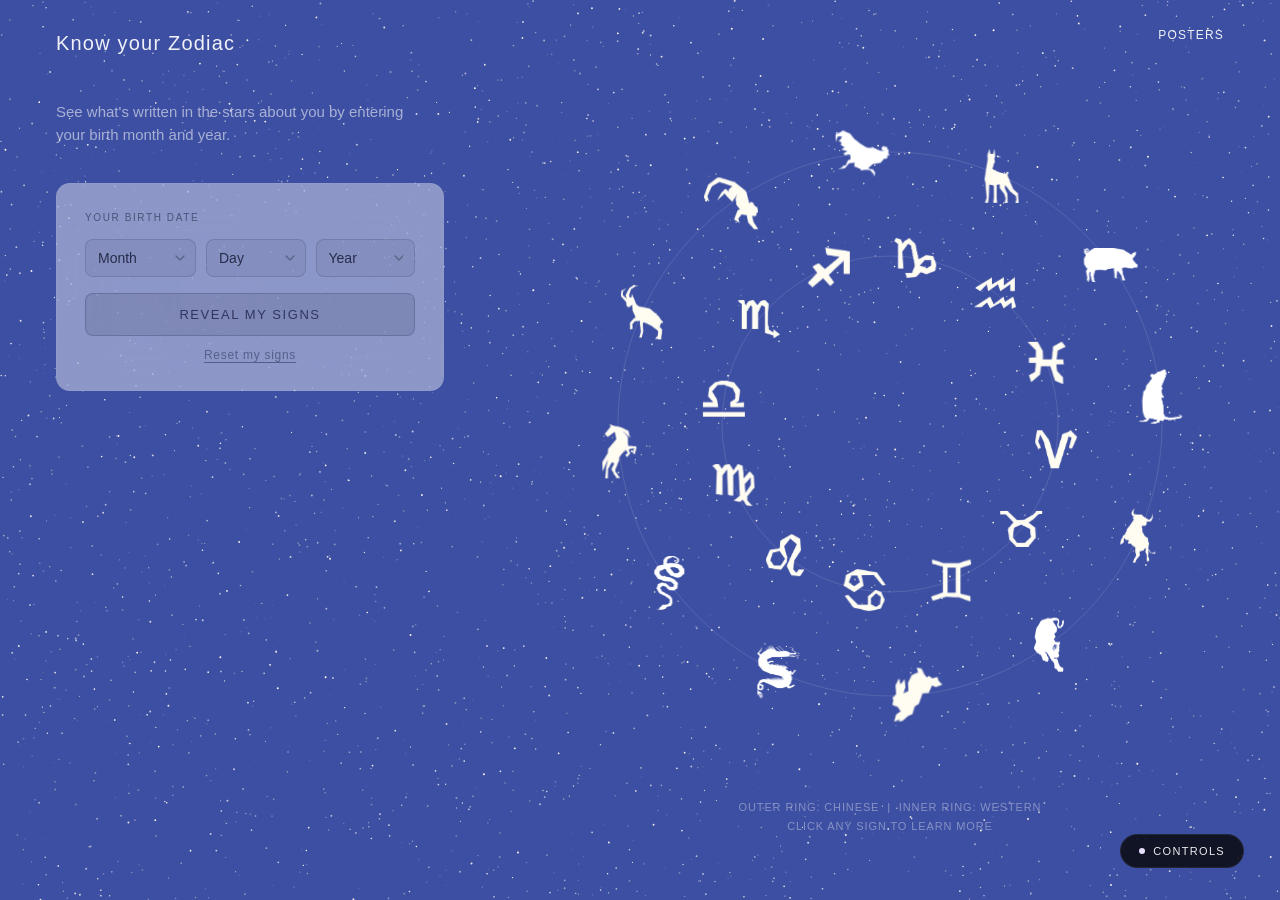
<file: index.html>
<!DOCTYPE html>
<html lang="en">
<head>
<meta charset="UTF-8">
<meta name="viewport" content="width=device-width, initial-scale=1.0">
<title>Know your Zodiac</title>
<link rel="stylesheet" href="css/style.css">
<link rel="preconnect" href="https://fonts.googleapis.com">
<link href="https://fonts.googleapis.com/css2?family=DM+Mono:wght@300;400;500&family=Syne:wght@400;500;600;700;800&display=swap" rel="stylesheet">

<style>
</style>
</head>
<body>

<!-- Background sparkle canvas -->
<canvas id="bgCanvas"></canvas>

<!-- Navbar -->
<nav class="navbar">
  <div class="wordmark">Know your Zodiac</div>
  <ul class="nav-links">
    <li><a href="https://sndychen.com/projects/knowyourzodiac" class="active">Posters</a></li>
  </ul>
  <button class="nav-hamburger" id="navHamburger" aria-label="Open menu">
    <span></span>
    <span></span>
    <span></span>
  </button>
</nav>

<!-- Mobile nav drawer -->
<div class="nav-drawer" id="navDrawer">
  <button class="nav-drawer-close" id="navDrawerClose" aria-label="Close menu">✕</button>
  <a href="https://sndychen.com/projects/knowyourzodiac" onclick="closeDrawer()">Posters</a>
</div>

<script>
  const hamburger = document.getElementById('navHamburger');
  const drawer    = document.getElementById('navDrawer');
  const drawerClose = document.getElementById('navDrawerClose');

  function openDrawer() {
    drawer.classList.add('open');
    hamburger.classList.add('open');
    document.body.style.overflow = 'hidden';
  }
  function closeDrawer() {
    drawer.classList.remove('open');
    hamburger.classList.remove('open');
    document.body.style.overflow = '';
  }

  hamburger.addEventListener('click', openDrawer);
  drawerClose.addEventListener('click', closeDrawer);
  drawer.addEventListener('click', e => { if (e.target === drawer) closeDrawer(); });
</script>

<!-- Main layout -->
<div class="app">
  <!-- Left: title + input -->
  <div class="left-col">
    <div class="left-content">
      <p class="hero-sub">See what's written in the stars about you by entering your birth month and year.</p>

      <div class="birth-card">
        <div class="birth-card-label">Your birth date</div>
        <div class="birth-inputs">
          <select id="birthMonth">
            <option value="" disabled selected>Month</option>
            <option value="1">January</option>
            <option value="2">February</option>
            <option value="3">March</option>
            <option value="4">April</option>
            <option value="5">May</option>
            <option value="6">June</option>
            <option value="7">July</option>
            <option value="8">August</option>
            <option value="9">September</option>
            <option value="10">October</option>
            <option value="11">November</option>
            <option value="12">December</option>
          </select>
          <select id="birthDay">
            <option value="" disabled selected>Day</option>
          </select>
          <select id="birthYear">
            <option value="" disabled selected>Year</option>
          </select>
        </div>
        <button class="reveal-btn" id="revealBtn">Reveal My Signs</button>
        <button class="reset-link" id="resetSignsBtn">Reset my signs</button>
      </div>

      <!-- Desktop-only result cards (inside left-col, hidden on mobile) -->
      <div class="result-card desktop-only" id="resultCard">
        <div class="result-row" id="westernResult">
          <div class="result-emoji" id="westernEmoji"></div>
          <div class="result-info">
            <div class="result-type">Western Zodiac</div>
            <div class="result-name" id="westernName"></div>
            <div class="result-dates" id="westernDates"></div>
          </div>
        </div>
        <div class="result-row" id="chineseResult">
          <div class="result-emoji" id="chineseEmoji"></div>
          <div class="result-info">
            <div class="result-type">Chinese Zodiac</div>
            <div class="result-name" id="chineseName"></div>
            <div class="result-dates" id="chineseDates"></div>
          </div>
        </div>
      </div>

      <!-- Desktop-only combined card -->
      <div class="combined-card desktop-only" id="combinedCard">
        <div class="combined-section-label">Personality</div>
        <div class="combined-tags" id="combinedPersonality"></div>
        <div class="combined-divider"></div>
        <div class="combined-section-label">Attributes</div>
        <div class="combined-tags" id="combinedAttributes"></div>
        <div class="combined-divider"></div>
        <div class="combined-lucky" id="combinedLucky">
          <div class="combined-lucky-group">
            <div class="combined-section-label">Lucky Colors</div>
            <div class="combined-lucky-items" id="combinedColors"></div>
          </div>
          <div class="combined-lucky-group">
            <div class="combined-section-label">Lucky Numbers</div>
            <div class="combined-lucky-items" id="combinedNumbers"></div>
          </div>
        </div>
        <div class="combined-divider"></div>
        <div class="combined-section-label">Your Fortune</div>
        <div class="combined-fortune" id="combinedFortune"></div>
      </div>

    </div>
  </div>

  <!-- Right: zodiac rings -->
  <div class="right-col">
    <div class="zodiac-wrap">
      <canvas id="zodiacCanvas" width="460" height="460"></canvas>
      <div class="zodiac-caption">
        Outer ring: Chinese &nbsp;|&nbsp; Inner ring: Western<br>
        Click any sign to learn more
      </div>
    </div>
  </div>

  <!-- Mobile-only post-reveal cards (appear after rings on mobile) -->
  <div class="mobile-reveal" id="mobileReveal">
    <div class="result-card mobile-only" id="resultCardMobile">
      <div class="result-row">
        <div class="result-emoji" id="westernEmojiM"></div>
        <div class="result-info">
          <div class="result-type">Western Zodiac</div>
          <div class="result-name" id="westernNameM"></div>
          <div class="result-dates" id="westernDatesM"></div>
        </div>
      </div>
      <div class="result-row">
        <div class="result-emoji" id="chineseEmojiM"></div>
        <div class="result-info">
          <div class="result-type">Chinese Zodiac</div>
          <div class="result-name" id="chineseNameM"></div>
          <div class="result-dates" id="chineseDatesM"></div>
        </div>
      </div>
    </div>
    <div class="combined-card mobile-only" id="combinedCardMobile">
      <div class="combined-section-label">Personality</div>
      <div class="combined-tags" id="combinedPersonalityM"></div>
      <div class="combined-divider"></div>
      <div class="combined-section-label">Attributes</div>
      <div class="combined-tags" id="combinedAttributesM"></div>
      <div class="combined-divider"></div>
      <div class="combined-lucky">
        <div class="combined-lucky-group">
          <div class="combined-section-label">Lucky Colors</div>
          <div class="combined-lucky-items" id="combinedColorsM"></div>
        </div>
        <div class="combined-lucky-group">
          <div class="combined-section-label">Lucky Numbers</div>
          <div class="combined-lucky-items" id="combinedNumbersM"></div>
        </div>
      </div>
      <div class="combined-divider"></div>
      <div class="combined-section-label">Your Fortune</div>
      <div class="combined-fortune" id="combinedFortuneM"></div>
    </div>
  </div>

</div>

<!-- Sign detail panel -->
<div class="sign-panel-overlay" id="signPanelOverlay"></div>
<div class="sign-panel" id="signPanel">
  <div class="sign-panel-header">
    <div class="sign-panel-icon" id="spIcon"></div>
    <div class="sign-panel-meta">
      <div class="sign-panel-type" id="spType"></div>
      <div class="sign-panel-name" id="spName"></div>
      <div class="sign-panel-sub" id="spSub"></div>
    </div>
    <button class="sign-panel-close" id="signPanelClose">✕</button>
  </div>
  <div class="sign-panel-divider"></div>
  <div class="sign-panel-body">
    <div>
      <div class="sign-panel-section-label">Personality</div>
      <div class="sign-panel-tags" id="spPersonality"></div>
    </div>
    <div class="sign-panel-divider"></div>
    <div class="sign-panel-lucky" id="spLucky">
      <div class="sign-panel-lucky-group">
        <div class="sign-panel-section-label">Lucky Colors</div>
        <div class="sign-panel-lucky-items" id="spColors"></div>
      </div>
      <div class="sign-panel-lucky-group">
        <div class="sign-panel-section-label">Lucky Numbers</div>
        <div class="sign-panel-lucky-items" id="spNumbers"></div>
      </div>
    </div>
  </div>
</div>

<!-- Tooltip -->
<div class="tooltip" id="tooltip">
  <div class="tooltip-sign" id="tooltipSign"></div>
  <div class="tooltip-name" id="tooltipName"></div>
  <div class="tooltip-desc" id="tooltipDesc"></div>
</div>

<!-- Sparkle controls panel -->
<div class="panel hidden" id="panel">
  <div class="panel-header">
    <span class="panel-title">Controls</span>
    <button class="panel-reset" id="reset-btn">Reset</button>
  </div>
  <div class="panel-body">
    <div class="section-label">Particles</div>
    <div class="control">
      <div class="control-row">
        <span class="control-label">Density</span>
        <span class="control-value" id="density-val">0.5</span>
      </div>
      <input type="range" id="density" min="0.1" max="1" step="0.05" value="0.5">
    </div>
    <div class="control">
      <div class="control-row">
        <span class="control-label">Speed</span>
        <span class="control-value" id="speed-val">0.5</span>
      </div>
      <input type="range" id="speed" min="0" max="1" step="0.05" value="0.5">
    </div>
    <div class="control">
      <div class="control-row">
        <span class="control-label">Flicker</span>
        <span class="control-value" id="flicker-val">0.5</span>
      </div>
      <input type="range" id="flicker" min="0.1" max="1" step="0.05" value="0.5">
    </div>
    <div class="divider"></div>
    <div class="section-label">Size</div>
    <div class="control">
      <div class="control-row">
        <span class="control-label">Min size</span>
        <span class="control-value" id="minsize-val">0.5px</span>
      </div>
      <input type="range" id="minsize" min="0.5" max="5" step="0.5" value="0.5">
    </div>
    <div class="control">
      <div class="control-row">
        <span class="control-label">Max size</span>
        <span class="control-value" id="maxsize-val">1px</span>
      </div>
      <input type="range" id="maxsize" min="0.5" max="15" step="0.5" value="1">
    </div>
    <div class="divider"></div>
    <div class="section-label">Color</div>
    <div class="color-row">
      <div class="color-control">
        <span class="color-label">Sparkle</span>
        <div class="color-swatch-wrap">
          <input type="color" id="pcolor" value="#FFFBF0">
        </div>
      </div>
      <div class="color-control">
        <span class="color-label">Background</span>
        <div class="color-swatch-wrap">
          <input type="color" id="bgcolor" value="#3D4FA2">
        </div>
      </div>
    </div>
  </div>
</div>

<button class="toggle-btn" id="toggle-btn">
  <span class="dot"></span>
  Controls
</button>

<script>
/* ═══════════════════════════════════════════
   SPARKLE BACKGROUND
═══════════════════════════════════════════ */
(function () {
  const canvas = document.getElementById('bgCanvas');
  const ctx = canvas.getContext('2d');

  const VELOCITY_SCALE = 0.08;
  const DEFAULTS = {
    density: 0.5, speed: 0.5, flicker: 0.5,
    minSize: 0.5, maxSize: 1,
    particleColor: '#FFFBF0', background: '#3D4FA2'
  };

  let config = { ...DEFAULTS };
  let particles = [];
  let shootingStars = [];
  let rafId = null;
  let lastTime = 0;
  let shootingStarTimer = 0;

  function parseHex(hex) {
    return {
      r: parseInt(hex.slice(1,3),16)/255,
      g: parseInt(hex.slice(3,5),16)/255,
      b: parseInt(hex.slice(5,7),16)/255
    };
  }

  function mapDensity(ui) {
    const t = (Math.max(0.1, Math.min(1, ui)) - 0.1) / 0.9;
    return 5 + t * 55;
  }

  function mapFlicker(ui) {
    const t = (Math.max(0.1, Math.min(1, ui)) - 0.1) / 0.9;
    return 0.5 + t * 11.5;
  }

  function initParticles() {
    const w = canvas.width / (window.devicePixelRatio || 1);
    const h = canvas.height / (window.devicePixelRatio || 1);
    const count = Math.floor((w * h) / 10000 * mapDensity(config.density));
    const vm = config.speed * VELOCITY_SCALE;
    particles = Array.from({ length: count }, () => ({
      x: Math.random() * w,
      y: Math.random() * h,
      vx: (Math.random() - 0.5) * vm,
      vy: (Math.random() - 0.5) * vm,
      size: config.minSize + Math.random() * Math.max(0, config.maxSize - config.minSize),
      opacity: Math.random(),
      opacityVel: (Math.random() - 0.5) * 0.04
    }));
  }

  function spawnShootingStar(w, h) {
    const angle = (Math.PI / 6) + Math.random() * (Math.PI / 6);
    const speed = 6 + Math.random() * 6;
    const length = 80 + Math.random() * 140;
    let x, y;
    if (Math.random() < 0.6) { x = Math.random() * w * 0.85; y = -10; }
    else { x = -10; y = Math.random() * h * 0.45; }
    shootingStars.push({ x, y, vx: Math.cos(angle) * speed, vy: Math.sin(angle) * speed,
      length, opacity: 0, life: 0, maxLife: 55 + Math.random() * 40, headSize: 1.2 + Math.random() * 1.2 });
  }

  function drawShootingStar(s, pc) {
    const angle = Math.atan2(s.vy, s.vx);
    const tailX = s.x - Math.cos(angle) * s.length * s.opacity;
    const tailY = s.y - Math.sin(angle) * s.length * s.opacity;
    const grad = ctx.createLinearGradient(tailX, tailY, s.x, s.y);
    const c = `${Math.round(pc.r*255)},${Math.round(pc.g*255)},${Math.round(pc.b*255)}`;
    grad.addColorStop(0, `rgba(${c},0)`);
    grad.addColorStop(0.6, `rgba(${c},${s.opacity * 0.45})`);
    grad.addColorStop(1, `rgba(${c},${s.opacity})`);
    ctx.save();
    ctx.globalAlpha = 1;
    ctx.strokeStyle = grad;
    ctx.lineWidth = 1.5;
    ctx.lineCap = 'round';
    ctx.beginPath();
    ctx.moveTo(tailX, tailY);
    ctx.lineTo(s.x, s.y);
    ctx.stroke();
    const glow = ctx.createRadialGradient(s.x, s.y, 0, s.x, s.y, s.headSize * 3);
    glow.addColorStop(0, `rgba(${c},${s.opacity})`);
    glow.addColorStop(1, `rgba(${c},0)`);
    ctx.globalAlpha = s.opacity;
    ctx.fillStyle = glow;
    ctx.beginPath();
    ctx.arc(s.x, s.y, s.headSize * 3, 0, Math.PI * 2);
    ctx.fill();
    ctx.fillStyle = `rgb(${c})`;
    ctx.beginPath();
    ctx.arc(s.x, s.y, s.headSize, 0, Math.PI * 2);
    ctx.fill();
    ctx.restore();
  }

  function resize() {
    const dpr = window.devicePixelRatio || 1;
    canvas.width = window.innerWidth * dpr;
    canvas.height = window.innerHeight * dpr;
    canvas.style.width = window.innerWidth + 'px';
    canvas.style.height = window.innerHeight + 'px';
    ctx.scale(dpr, dpr);
    initParticles();
  }

  function animate(now) {
    const dt = lastTime === 0 ? 1 : Math.min((now - lastTime) / 16.67, 3);
    lastTime = now;
    const w = canvas.width / (window.devicePixelRatio || 1);
    const h = canvas.height / (window.devicePixelRatio || 1);
    const bg = parseHex(config.background);
    const pc = parseHex(config.particleColor);
    const flicker = mapFlicker(config.flicker);
    ctx.clearRect(0, 0, w, h);
    ctx.fillStyle = `rgb(${Math.round(bg.r*255)},${Math.round(bg.g*255)},${Math.round(bg.b*255)})`;
    ctx.fillRect(0, 0, w, h);
    ctx.fillStyle = `rgb(${Math.round(pc.r*255)},${Math.round(pc.g*255)},${Math.round(pc.b*255)})`;
    for (const p of particles) {
      p.x += p.vx * dt; p.y += p.vy * dt;
      if (p.x < 0) p.x = w; else if (p.x > w) p.x = 0;
      if (p.y < 0) p.y = h; else if (p.y > h) p.y = 0;
      p.opacity += p.opacityVel * flicker * 0.5 * dt;
      if (p.opacity <= 0.1) { p.opacity = 0.1; p.opacityVel = Math.abs(p.opacityVel); }
      else if (p.opacity >= 1) { p.opacity = 1; p.opacityVel = -Math.abs(p.opacityVel); }
      ctx.globalAlpha = p.opacity;
      ctx.beginPath();
      ctx.arc(p.x, p.y, p.size, 0, Math.PI * 2);
      ctx.fill();
    }
    ctx.globalAlpha = 1;
    shootingStarTimer += dt;
    if (shootingStarTimer > 200 + Math.random() * 260) {
      shootingStarTimer = 0;
      spawnShootingStar(w, h);
      if (Math.random() < 0.3) setTimeout(() => spawnShootingStar(w, h), 350 + Math.random() * 500);
    }
    for (let i = shootingStars.length - 1; i >= 0; i--) {
      const s = shootingStars[i];
      s.x += s.vx * dt; s.y += s.vy * dt; s.life += dt;
      const progress = s.life / s.maxLife;
      if (progress < 0.15) s.opacity = progress / 0.15;
      else if (progress < 0.72) s.opacity = 1;
      else s.opacity = 1 - (progress - 0.72) / 0.28;
      s.opacity = Math.max(0, Math.min(1, s.opacity));
      if (s.life >= s.maxLife || s.x > w + 150 || s.y > h + 150) { shootingStars.splice(i, 1); continue; }
      drawShootingStar(s, pc);
    }
    rafId = requestAnimationFrame(animate);
  }

  function start() {
    if (rafId) cancelAnimationFrame(rafId);
    lastTime = 0;
    rafId = requestAnimationFrame(animate);
  }

  function bindRange(id, key, labelId, suffix = '') {
    const el = document.getElementById(id);
    const lbl = document.getElementById(labelId);
    el.addEventListener('input', () => {
      const v = parseFloat(el.value);
      config[key] = v;
      lbl.textContent = v + suffix;
      if (key === 'density') initParticles();
      else if (key === 'speed') {
        const vm = v * VELOCITY_SCALE;
        particles.forEach(p => { p.vx = (Math.random()-0.5)*vm; p.vy = (Math.random()-0.5)*vm; });
      } else if (key === 'minSize' || key === 'maxSize') {
        particles.forEach(p => { p.size = config.minSize + Math.random()*Math.max(0, config.maxSize-config.minSize); });
      }
    });
  }

  bindRange('density','density','density-val');
  bindRange('speed','speed','speed-val');
  bindRange('flicker','flicker','flicker-val');
  bindRange('minsize','minSize','minsize-val','px');
  bindRange('maxsize','maxSize','maxsize-val','px');

  document.getElementById('pcolor').addEventListener('input', e => { config.particleColor = e.target.value; });
  document.getElementById('bgcolor').addEventListener('input', e => { config.background = e.target.value; });

  document.getElementById('reset-btn').addEventListener('click', () => {
    config = { ...DEFAULTS };
    ['density','speed','flicker','minsize','maxsize'].forEach(id => {
      const keyMap = {density:'density',speed:'speed',flicker:'flicker',minsize:'minSize',maxsize:'maxSize'};
      document.getElementById(id).value = DEFAULTS[keyMap[id]];
    });
    document.getElementById('density-val').textContent = DEFAULTS.density;
    document.getElementById('speed-val').textContent = DEFAULTS.speed;
    document.getElementById('flicker-val').textContent = DEFAULTS.flicker;
    document.getElementById('minsize-val').textContent = DEFAULTS.minSize + 'px';
    document.getElementById('maxsize-val').textContent = DEFAULTS.maxSize + 'px';
    document.getElementById('pcolor').value = DEFAULTS.particleColor;
    document.getElementById('bgcolor').value = DEFAULTS.background;
    initParticles();
  });

  const panel = document.getElementById('panel');
  const toggleBtn = document.getElementById('toggle-btn');
  let panelOpen = false; // starts closed
  toggleBtn.addEventListener('click', () => {
    panelOpen = !panelOpen;
    panel.classList.toggle('hidden', !panelOpen);
    toggleBtn.querySelector('.dot').style.animationPlayState = panelOpen ? 'running' : 'paused';
  });

  window.addEventListener('resize', resize);
  resize();
  start();
})();

/* ═══════════════════════════════════════════
   ZODIAC RINGS + BIRTH DATE LOGIC (unified)
═══════════════════════════════════════════ */
(function () {

  /* ── Canvas setup ── */
  const canvas = document.getElementById('zodiacCanvas');
  const ctx = canvas.getContext('2d');
  const dpr = window.devicePixelRatio || 1;

  // On mobile (≤768px) let CSS control the size; on desktop use fixed 580px
  function getZodiacSize() {
  return window.innerWidth <= 768
    ? Math.min(620, window.innerWidth - 40)
    : 720;
}

  function initCanvas() {
    const SIZE = getZodiacSize();
    canvas.width  = SIZE * dpr;
    canvas.height = SIZE * dpr;
    canvas.style.width  = SIZE + 'px';
    canvas.style.height = SIZE + 'px';
    ctx.setTransform(dpr, 0, 0, dpr, 0, 0);
    return SIZE;
  }

  let SIZE = initCanvas();
  let cx = SIZE / 2, cy = SIZE / 2;

  // Scale ring radii proportionally to the 580px baseline
  function getRings(s) {
  const scale = s / 720;
  return { outerR: Math.round(272 * scale), innerR: Math.round(168 * scale) };
}

  let { outerR, innerR } = getRings(SIZE);
  const n = 12;
  const TOP = -Math.PI / 2;

  /* ── Sign data ── */
  // Outer ring: Chinese. Index 0 = Rat (base year 2020).
  const ZODIAC_IMGS = {
    'chinese-rat': 'css/media/chinese-zodiac-rat.png',
    'chinese-rabbit': 'css/media/chinese-zodiac-rabbit.png',
    'chinese-dragon': 'css/media/chinese-zodiac-dragon.png',
    'chinese-snake': 'css/media/chinese-zodiac-snake.png',
    'chinese-horse': 'css/media/chinese-zodiac-horse.png',
    'chinese-goat': 'css/media/chinese-zodiac-goat.png',
    'chinese-monkey': 'css/media/chinese-zodiac-monkey.png',
    'chinese-rooster': 'css/media/chinese-zodiac-rooster.png',
    'chinese-dog': 'css/media/chinese-zodiac-dog.png',
    'chinese-pig': 'css/media/chinese-zodiac-pig.png',
    'chinese-ox': 'css/media/chinese-zodiac-ox.png',
    'chinese-tiger': 'css/media/chinese-zodiac-tiger.png',

    'western-aries': 'css/media/western-zodiac-aries.png',
    'western-gemini': 'css/media/western-zodiac-gemini.png',
    'western-cancer': 'css/media/western-zodiac-cancer.png',
    'western-libra': 'css/media/western-zodiac-libra.png',
    'western-scorpio': 'css/media/western-zodiac-scorpio.png',
    'western-sagittarius': 'css/media/western-zodiac-sagittarius.png',
    'western-capricorn': 'css/media/western-zodiac-capricorn.png',
    'western-aquarius': 'css/media/western-zodiac-aquarius.png',
    'western-pisces': 'css/media/western-zodiac-pisces.png',
    'western-leo': 'css/media/western-zodiac-leo.png',
    'western-virgo': 'css/media/western-zodiac-virgo.png',
    'western-taurus': 'css/media/western-zodiac-taurus.png',
  };

  const chineseSigns = [
    { emoji: '🐭', name: 'Rat',     imgKey: 'chinese-rat',     desc: 'Quick-witted, resourceful, versatile',
      personality: ['Clever & resourceful', 'Charming wit', 'Ambitious drive'],
      attributes: [['Ingenuity', 88], ['Adaptability', 82], ['Charisma', 80], ['Wisdom', 70], ['Fortune', 78]],
      colors: ['Blue', 'Gold', 'Green'], numbers: [2, 3, 11],
      fortune: 'Your cleverness opens doors others cannot even see. Connections you nurture now return as golden opportunities — trust the network you have built.' },
    { emoji: '🐮', name: 'Ox',      imgKey: 'chinese-ox',      desc: 'Diligent, dependable, strong',
      personality: ['Steadfast & reliable', 'Quietly determined', 'Deeply honest'],
      attributes: [['Endurance', 92], ['Dependability', 88], ['Strength', 85], ['Wisdom', 74], ['Fortune', 70]],
      colors: ['Yellow', 'White', 'Green'], numbers: [1, 4, 10],
      fortune: 'What you have quietly built is about to bear fruit. Steadiness is your superpower — the harvest season arrives for your long-tended fields.' },
    { emoji: '🐯', name: 'Tiger',   imgKey: 'chinese-tiger',   desc: 'Brave, confident, competitive',
      personality: ['Fierce & courageous', 'Magnetic presence', 'Competitively bold'],
      attributes: [['Bravery', 95], ['Power', 90], ['Magnetism', 85], ['Energy', 80], ['Fortune', 76]],
      colors: ['Orange', 'Blue', 'Grey'], numbers: [1, 3, 7],
      fortune: 'Fortune favors your fearless spirit right now. A bold move you have been considering is ready to be made — the Tiger leaps where others hesitate.' },
    { emoji: '🐰', name: 'Rabbit',  imgKey: 'chinese-rabbit',  desc: 'Quiet, elegant, kind',
      personality: ['Gentle & artistic', 'Diplomatically kind', 'Quietly lucky'],
      attributes: [['Grace', 88], ['Luck', 90], ['Refinement', 85], ['Empathy', 82], ['Fortune', 88]],
      colors: ['Pink', 'Red', 'Purple'], numbers: [3, 4, 11],
      fortune: 'Love and creativity are entering a golden season. Your gentle instincts are leading you exactly where you need to go — trust the quiet knowing.' },
    { emoji: '🐲', name: 'Dragon',  imgKey: 'chinese-dragon',  desc: 'Confident, intelligent, enthusiastic',
      personality: ['Magnificent & bold', 'Visionary power', 'Nobly ambitious'],
      attributes: [['Greatness', 95], ['Vitality', 90], ['Vision', 88], ['Charm', 92], ['Fortune', 90]],
      colors: ['Gold', 'Silver', 'Imperial Yellow'], numbers: [1, 6, 8],
      fortune: 'Your ambitions are cosmically aligned right now. What you reach for with conviction, the universe delivers — the Dragon soars and the sky belongs to you.' },
    { emoji: '🐍', name: 'Snake',   imgKey: 'chinese-snake',   desc: 'Enigmatic, intuitive, introspective',
      personality: ['Deeply intuitive', 'Wise & enigmatic', 'Patiently strategic'],
      attributes: [['Wisdom', 95], ['Strategy', 88], ['Depth', 85], ['Intuition', 90], ['Fortune', 75]],
      colors: ['Black', 'Red', 'Yellow'], numbers: [2, 8, 10],
      fortune: 'Your patience is finally aligning with perfect timing. Speak less, observe more — your moment approaches and the Snake sees what others are too hasty to notice.' },
    { emoji: '🐴', name: 'Horse',   imgKey: 'chinese-horse',   desc: 'Animated, active, energetic',
      personality: ['Free-spirited & wild', 'Energetically joyful', 'Independently brave'],
      attributes: [['Freedom', 90], ['Energy', 92], ['Spirit', 88], ['Courage', 82], ['Fortune', 78]],
      colors: ['Brown', 'Yellow', 'Purple'], numbers: [2, 7, 12],
      fortune: 'Your irresistible energy is drawing extraordinary things closer. The open road leads somewhere remarkable — trust the journey and gallop toward the horizon.' },
    { emoji: '🐏', name: 'Goat',    imgKey: 'chinese-goat',    desc: 'Calm, gentle, sympathetic',
      personality: ['Creatively gentle', 'Compassionately dreamy', 'Elegantly peaceful'],
      attributes: [['Artistry', 92], ['Gentleness', 88], ['Empathy', 85], ['Creativity', 90], ['Fortune', 70]],
      colors: ['Soft Green', 'Red', 'Lavender'], numbers: [2, 7, 19],
      fortune: 'A creative endeavor you pour your heart into will flourish. Let your gentleness be your power — it disarms and enchants in equal measure.' },
    { emoji: '🐵', name: 'Monkey',  imgKey: 'chinese-monkey',  desc: 'Sharp, smart, curious',
      personality: ['Clever & mischievous', 'Inventively quick', 'Magnetically fun'],
      attributes: [['Ingenuity', 92], ['Playfulness', 88], ['Versatility', 85], ['Wit', 90], ['Fortune', 82]],
      colors: ['White', 'Blue', 'Gold'], numbers: [1, 7, 18],
      fortune: 'A playful approach to a serious problem unlocks the way forward. Your wit is your wand — use it with intention and watch obstacles become doorways.' },
    { emoji: '🐓', name: 'Rooster', imgKey: 'chinese-rooster', desc: 'Observant, hardworking, courageous',
      personality: ['Confident & punctual', 'Perfectionistically honest', 'Sharply observant'],
      attributes: [['Precision', 88], ['Integrity', 90], ['Confidence', 85], ['Diligence', 92], ['Fortune', 68]],
      colors: ['Gold', 'Brown', 'Coral'], numbers: [5, 7, 11],
      fortune: 'Your meticulous preparation is about to pay off visibly. Recognition arrives for those who never compromise quality — and that is exactly who you are.' },
    { emoji: '🐶', name: 'Dog',     imgKey: 'chinese-dog',     desc: 'Loyal, honest, prudent',
      personality: ['Loyal & honest', 'Protectively brave', 'Faithfully just'],
      attributes: [['Loyalty', 95], ['Justice', 88], ['Courage', 82], ['Honesty', 90], ['Fortune', 72]],
      colors: ['Green', 'Red', 'Purple'], numbers: [3, 4, 18],
      fortune: 'Those you have stood by now become towers of support around you. Your integrity attracts allies of the highest caliber — loyalty rewarded tenfold.' },
    { emoji: '🐷', name: 'Pig',     imgKey: 'chinese-pig',     desc: 'Compassionate, generous, diligent',
      personality: ['Generously sincere', 'Peacefully trusting', 'Intellectually warm'],
      attributes: [['Generosity', 90], ['Fortune', 88], ['Warmth', 85], ['Sincerity', 88], ['Wisdom', 72]],
      colors: ['Yellow', 'Grey', 'Pink'], numbers: [2, 5, 11],
      fortune: 'Fortune is drawn to your pure heart like moonlight to water. Your generosity circulates and returns multiplied — give freely and watch abundance follow.' },
  ];

  // Inner ring: Western. Index 0 = Aries (the canonical start).
  const westernSigns = [
    { emoji: '♈', name: 'Aries',       imgKey: 'western-aries',       desc: 'Bold, ambitious, passionate',              dates: 'Mar 21 – Apr 19', element: 'Fire',  ruling: 'Mars',    month: 4,  day: 19,
      personality: ['Bold & ambitious', 'Natural leader', 'Passionately driven'],
      attributes: [['Courage', 90], ['Determination', 85], ['Energy', 88], ['Confidence', 82], ['Fortune', 75]],
      colors: ['Red', 'Orange', 'Gold'], numbers: [1, 9, 19],
      fortune: 'Your pioneering spirit ignites new ventures — trust your instincts and charge forward. The universe rewards your courage with breakthroughs this season.' },
    { emoji: '♉', name: 'Taurus',      imgKey: 'western-taurus',      desc: 'Reliable, patient, devoted',               dates: 'Apr 20 – May 20', element: 'Earth', ruling: 'Venus',   month: 5,  day: 20,
      personality: ['Patient & reliable', 'Lover of beauty', 'Quietly strong'],
      attributes: [['Patience', 88], ['Loyalty', 85], ['Stability', 90], ['Sensibility', 82], ['Fortune', 72]],
      colors: ['Green', 'Pink', 'White'], numbers: [2, 6, 24],
      fortune: 'Abundance flows toward those who cultivate steadily. A significant financial opportunity blossoms — tend to it with your characteristic care and watch it grow.' },
    { emoji: '♊', name: 'Gemini',      imgKey: 'western-gemini',      desc: 'Curious, adaptable, affectionate',         dates: 'May 21 – Jun 21', element: 'Air',   ruling: 'Mercury', month: 6,  day: 21,
      personality: ['Witty & versatile', 'Curious explorer', 'Social butterfly'],
      attributes: [['Adaptability', 92], ['Charm', 90], ['Intellect', 85], ['Wit', 88], ['Fortune', 68]],
      colors: ['Yellow', 'Silver', 'Sky Blue'], numbers: [3, 7, 21],
      fortune: 'Conversations open unexpected doors — listen as much as you speak. A silver-tongued opportunity arrives through your network, dressed like an ordinary Tuesday.' },
    { emoji: '♋', name: 'Cancer',      imgKey: 'western-cancer',      desc: 'Tenacious, imaginative, loyal',            dates: 'Jun 22 – Jul 22', element: 'Water', ruling: 'Moon',    month: 7,  day: 22,
      personality: ['Deeply intuitive', 'Fiercely nurturing', 'Emotionally wise'],
      attributes: [['Empathy', 88], ['Imagination', 82], ['Intuition', 85], ['Loyalty', 80], ['Fortune', 70]],
      colors: ['White', 'Silver', 'Sea Green'], numbers: [2, 7, 16],
      fortune: 'Domestic harmony brings unexpected prosperity. Trust the tides of emotion — what you feel now is a prophecy quietly unfolding beneath the surface.' },
    { emoji: '♌', name: 'Leo',         imgKey: 'western-leo',         desc: 'Creative, passionate, generous',           dates: 'Jul 23 – Aug 22', element: 'Fire',  ruling: 'Sun',     month: 8,  day: 22,
      personality: ['Regal & charismatic', 'Generous warmth', 'Creative performer'],
      attributes: [['Confidence', 95], ['Creativity', 88], ['Leadership', 90], ['Charm', 92], ['Fortune', 80]],
      colors: ['Gold', 'Orange', 'Purple'], numbers: [1, 4, 19],
      fortune: 'The stage is set and the universe is your audience. Creative endeavors shine brilliantly — your generosity returns threefold and the spotlight finds you.' },
    { emoji: '♍', name: 'Virgo',       imgKey: 'western-virgo',       desc: 'Loyal, analytical, kind',                 dates: 'Aug 23 – Sep 22', element: 'Earth', ruling: 'Mercury', month: 9,  day: 22,
      personality: ['Analytical precision', 'Service-minded', 'Deeply observant'],
      attributes: [['Wisdom', 90], ['Diligence', 88], ['Precision', 92], ['Empathy', 75], ['Fortune', 74]],
      colors: ['Navy Blue', 'Grey', 'Soft Green'], numbers: [5, 14, 23],
      fortune: 'Details others overlook become your greatest treasure. Your meticulous nature uncovers a hidden solution — health improvements and recognition arrive hand in hand.' },
    { emoji: '♎', name: 'Libra',       imgKey: 'western-libra',       desc: 'Cooperative, diplomatic, gracious',        dates: 'Sep 23 – Oct 23', element: 'Air',   ruling: 'Venus',   month: 10, day: 23,
      personality: ['Seeker of balance', 'Diplomatic grace', 'Aesthetic soul'],
      attributes: [['Harmony', 90], ['Fairness', 88], ['Charm', 85], ['Creativity', 80], ['Fortune', 76]],
      colors: ['Pink', 'Light Blue', 'Lavender'], numbers: [4, 6, 24],
      fortune: 'A partnership — romantic or professional — tips the scales in your favor. Beauty and balance magnetize abundance, and harmony is your birthright returning now.' },
    { emoji: '♏', name: 'Scorpio',     imgKey: 'western-scorpio',     desc: 'Resourceful, brave, passionate',           dates: 'Oct 24 – Nov 21', element: 'Water', ruling: 'Pluto',   month: 11, day: 21,
      personality: ['Intensely passionate', 'Magnetic mystery', 'Fearless truth-seeker'],
      attributes: [['Depth', 95], ['Resilience', 90], ['Transformation', 88], ['Intuition', 85], ['Fortune', 78]],
      colors: ['Deep Red', 'Black', 'Maroon'], numbers: [8, 11, 22],
      fortune: 'What ends now makes way for something more powerful than you imagined. Secrets revealed bring liberation — the phoenix rises and it wears your face.' },
    { emoji: '♐', name: 'Sagittarius', imgKey: 'western-sagittarius', desc: 'Generous, idealistic, humorous',           dates: 'Nov 22 – Dec 21', element: 'Fire',  ruling: 'Jupiter', month: 12, day: 21,
      personality: ['Philosophical wanderer', 'Boundless optimism', 'Generous teacher'],
      attributes: [['Freedom', 90], ['Wisdom', 85], ['Optimism', 92], ['Adventure', 88], ['Fortune', 84]],
      colors: ['Purple', 'Cobalt Blue', 'Turquoise'], numbers: [3, 9, 21],
      fortune: 'A journey — literal or of the mind — expands your universe. Jupiter\'s blessing multiplies whatever you invest with faith, and the horizon holds your fortune.' },
    { emoji: '♑', name: 'Capricorn',   imgKey: 'western-capricorn',   desc: 'Responsible, disciplined, self-control',   dates: 'Dec 22 – Jan 19', element: 'Earth', ruling: 'Saturn',  month: 1,  day: 19,
      personality: ['Disciplined ambition', 'Patient climber', 'Quietly powerful'],
      attributes: [['Discipline', 92], ['Ambition', 88], ['Endurance', 85], ['Wisdom', 82], ['Fortune', 78]],
      colors: ['Dark Green', 'Brown', 'Charcoal'], numbers: [6, 8, 26],
      fortune: 'Your steady ascent earns recognition from those who matter most. Legacy-building investments and career milestones align — the mountain peak was always yours.' },
    { emoji: '♒', name: 'Aquarius',    imgKey: 'western-aquarius',    desc: 'Progressive, original, independent',       dates: 'Jan 20 – Feb 18', element: 'Air',   ruling: 'Uranus',  month: 2,  day: 18,
      personality: ['Visionary rebel', 'Humanitarian soul', 'Inventive genius'],
      attributes: [['Innovation', 95], ['Independence', 88], ['Vision', 90], ['Intellect', 85], ['Fortune', 74]],
      colors: ['Electric Blue', 'Violet', 'Silver'], numbers: [4, 7, 22],
      fortune: 'Revolutionary ideas find receptive ears and eager collaborators. Your vision of tomorrow becomes today\'s blueprint — the collective benefits from your singular mind.' },
    { emoji: '♓', name: 'Pisces',      imgKey: 'western-pisces',      desc: 'Compassionate, artistic, intuitive',       dates: 'Feb 19 – Mar 20', element: 'Water', ruling: 'Neptune', month: 3,  day: 20,
      personality: ['Mystical dreamer', 'Empathic healer', 'Artistic soul'],
      attributes: [['Compassion', 90], ['Creativity', 95], ['Intuition', 88], ['Empathy', 85], ['Fortune', 72]],
      colors: ['Sea Green', 'Lavender', 'Silver'], numbers: [3, 9, 15],
      fortune: 'Creative and spiritual gifts reach their zenith. What you dream tonight may manifest by the next full moon — the veil between worlds thins for you alone.' },
  ];

  /* ── Image/Emoji sprites ── */
  function makeImageSprite(imgKey, emoji, slotSize) {
    const oc = document.createElement('canvas');
    oc.width = slotSize * dpr;
    oc.height = slotSize * dpr;
    const octx = oc.getContext('2d');
    octx.scale(dpr, dpr);
    const sp = { canvas: oc, half: slotSize / 2, ready: false };
    if (imgKey && ZODIAC_IMGS[imgKey]) {
      const img = new Image();
      img.onload = () => {
        octx.clearRect(0, 0, slotSize, slotSize);
        // Fit image preserving aspect ratio, with small padding
        const pad = slotSize * 0.06;
        const maxD = slotSize - pad * 2;
        const ratio = img.naturalWidth / img.naturalHeight;
        let dw, dh;
        if (ratio >= 1) { dw = maxD; dh = maxD / ratio; }
        else            { dh = maxD; dw = maxD * ratio; }
        const dx = (slotSize - dw) / 2;
        const dy = (slotSize - dh) / 2;
        octx.drawImage(img, dx, dy, dw, dh);
        sp.ready = true;
      };
      img.src = ZODIAC_IMGS[imgKey];
    } else {
      // Fallback: draw emoji text
      const fontSize = Math.round(slotSize * 0.55);
      octx.font = `${fontSize}px serif`;
      octx.textAlign = 'center';
      octx.textBaseline = 'middle';
      octx.fillStyle = 'rgba(232,224,255,0.9)';
      octx.fillText(emoji, slotSize / 2, slotSize / 2);
      sp.ready = true;
    }
    return sp;
  }

  const CHINESE_IMG_KEYS = ['chinese-rat', 'chinese-ox', 'chinese-tiger', 'chinese-rabbit', 'chinese-dragon',
    'chinese-snake', 'chinese-horse', 'chinese-goat', 'chinese-monkey',
    'chinese-rooster', 'chinese-dog', 'chinese-pig'];
  const WESTERN_IMG_KEYS = ['western-aries', 'western-taurus', 'western-gemini', 'western-cancer',
    'western-leo', 'western-virgo', 'western-libra', 'western-scorpio', 'western-sagittarius',
    'western-capricorn', 'western-aquarius', 'western-pisces'];

  let outerSprites, innerSprites;
  function buildSprites() {
    const scale = SIZE / 720;
    const outerSlot = Math.round(62 * scale);
    const innerSlot = Math.round(48 * scale);
    outerSprites = chineseSigns.map((s, i) => makeImageSprite(CHINESE_IMG_KEYS[i], s.emoji, outerSlot));
    innerSprites = westernSigns.map((s, i) => makeImageSprite(WESTERN_IMG_KEYS[i], s.emoji, innerSlot));
  }
  buildSprites();

  /* ── Animation state ── */
  let outerAngle = 0, innerAngle = 0;
  const idleOuterSpeed = 0.0012, idleInnerSpeed = 0.0018;

  // Spin-to state
  let spinning = false;
  let outerTarget = null, innerTarget = null;
  let outerStart = null, innerStart = null;
  let spinStart = null;
  const SPIN_DURATION = 2400; // ms

  // Highlighted sign indices (-1 = none)
  let highlightOuter = -1, highlightInner = -1;
  let highlightAlpha = 0; // 0→1 fade in after spin

  /* ── Helpers ── */
  function normalizeAngle(a) {
    return ((a % (Math.PI * 2)) + Math.PI * 2) % (Math.PI * 2);
  }

  // Shortest signed delta from current to target, always going in a chosen direction
  function shortestDelta(from, to) {
    let d = normalizeAngle(to) - normalizeAngle(from);
    if (d > Math.PI)  d -= Math.PI * 2;
    if (d < -Math.PI) d += Math.PI * 2;
    return d;
  }

  // Easing: ease-in-out cubic
  function ease(t) {
    return t < 0.5 ? 4*t*t*t : 1 - Math.pow(-2*t+2,3)/2;
  }

  /* ── Spin-to function ── */
  // targetAngle = the outerAngle/innerAngle value we want to land at
  function spinTo(outerTargetAngle, innerTargetAngle) {
    // Add at least one full extra rotation for dramatic effect
    const od = shortestDelta(outerAngle, outerTargetAngle);
    const id = shortestDelta(innerAngle, innerTargetAngle);

    // 1 full rotation, smooth and quick
    const extraOuter = od >= 0 ? Math.PI * 2 : -Math.PI * 2;
    const extraInner = id >= 0 ? Math.PI * 2 : -Math.PI * 2;

    outerStart  = outerAngle;
    innerStart  = innerAngle;
    outerTarget = outerAngle + extraOuter + od;
    innerTarget = innerAngle + extraInner + id;
    spinStart   = null;
    spinning    = true;
    highlightAlpha = 0;
  }

  /* ── Zodiac calculation ── */
  function getWesternIndex(month, day) {
    // westernSigns[i].month/day = last day of that sign
    // Order: Aries(Apr19), Taurus(May20), ..., Capricorn(Jan19), Aquarius(Feb18), Pisces(Mar20)
    // Then Dec22+ → Capricorn (idx 9)
    const table = [
      { m: 1,  d: 19, idx: 9  }, // Capricorn
      { m: 2,  d: 18, idx: 10 }, // Aquarius
      { m: 3,  d: 20, idx: 11 }, // Pisces
      { m: 4,  d: 19, idx: 0  }, // Aries
      { m: 5,  d: 20, idx: 1  }, // Taurus
      { m: 6,  d: 21, idx: 2  }, // Gemini
      { m: 7,  d: 22, idx: 3  }, // Cancer
      { m: 8,  d: 22, idx: 4  }, // Leo
      { m: 9,  d: 22, idx: 5  }, // Virgo
      { m: 10, d: 23, idx: 6  }, // Libra
      { m: 11, d: 21, idx: 7  }, // Scorpio
      { m: 12, d: 21, idx: 8  }, // Sagittarius
      { m: 12, d: 31, idx: 9  }, // Capricorn (Dec22+)
    ];
    for (const row of table) {
      if (month < row.m || (month === row.m && day <= row.d)) return row.idx;
    }
    return 9;
  }

  function getChineseIndex(year, month, day) {
    let y = year;
    if (month === 1) y -= 1;
    if (month === 2 && day < 10) y -= 1;
    return ((y - 2020) % 12 + 12) % 12;
  }

  // Given sign index i placed at outerAngle + (i/n)*2π,
  // compute the outerAngle needed to put sign i at TOP
  function targetAngleForOuter(signIdx) {
    // current position of sign i: outerAngle + (signIdx/n)*2π
    // we want that to equal TOP (−π/2)
    // so outerAngle_new = TOP - (signIdx/n)*2π
    return TOP - (signIdx / n) * Math.PI * 2;
  }
  function targetAngleForInner(signIdx) {
    return TOP - (signIdx / n) * Math.PI * 2;
  }

  /* ── Tooltip ── */
  const tooltip    = document.getElementById('tooltip');
  const tooltipSign = document.getElementById('tooltipSign');
  const tooltipName = document.getElementById('tooltipName');
  const tooltipDesc = document.getElementById('tooltipDesc');

  canvas.addEventListener('mousemove', (e) => {
    const rect = canvas.getBoundingClientRect();
    const scaleX = SIZE / rect.width;
    const scaleY = SIZE / rect.height;
    const mx = (e.clientX - rect.left) * scaleX;
    const my = (e.clientY - rect.top) * scaleY;
    const dx = mx - cx, dy = my - cy;
    const dist = Math.sqrt(dx*dx + dy*dy);
    const hitRadius = 22;
    let found = null;

    if (Math.abs(dist - outerR) < hitRadius) {
      const angle = Math.atan2(dy, dx);
      let best = -1, bestDiff = Infinity;
      for (let i = 0; i < n; i++) {
        const a = outerAngle + (i / n) * Math.PI * 2;
        let diff = Math.abs(((angle - a) % (Math.PI*2) + Math.PI*3) % (Math.PI*2) - Math.PI);
        if (diff < bestDiff) { bestDiff = diff; best = i; }
      }
      if (bestDiff < 0.3) found = { ...chineseSigns[best], type: 'chinese' };
    }
    if (!found && Math.abs(dist - innerR) < hitRadius) {
      const angle = Math.atan2(dy, dx);
      let best = -1, bestDiff = Infinity;
      for (let i = 0; i < n; i++) {
        const a = innerAngle + (i / n) * Math.PI * 2;
        let diff = Math.abs(((angle - a) % (Math.PI*2) + Math.PI*3) % (Math.PI*2) - Math.PI);
        if (diff < bestDiff) { bestDiff = diff; best = i; }
      }
      if (bestDiff < 0.3) found = { ...westernSigns[best], type: 'western' };
    }

    if (found) {
      tooltipSign.textContent = found.emoji;
      tooltipName.textContent = found.name;
      tooltipDesc.textContent = found.desc;
      tooltip.classList.add('visible');
      tooltip.style.left = (e.clientX + 14) + 'px';
      tooltip.style.top  = (e.clientY - 10)  + 'px';
      canvas.style.cursor = 'pointer';
    } else {
      tooltip.classList.remove('visible');
      canvas.style.cursor = 'default';
    }
  });

  canvas.addEventListener('mouseleave', () => {
    tooltip.classList.remove('visible');
    canvas.style.cursor = 'default';
  });

  /* ── Sign detail panel ── */
  const signPanel        = document.getElementById('signPanel');
  const signPanelOverlay = document.getElementById('signPanelOverlay');
  const signPanelClose   = document.getElementById('signPanelClose');

  function openSignPanel(sign, type) {
    tooltip.classList.remove('visible');

    const spImgKey = sign.imgKey || null;
    const spIconEl = document.getElementById('spIcon');
    if (spImgKey && ZODIAC_IMGS[spImgKey]) {
      spIconEl.innerHTML = `<img src="${ZODIAC_IMGS[spImgKey]}" style="width:48px;height:48px;object-fit:contain;brightness(0.85)" alt="">`;
    } else {
      spIconEl.textContent = sign.emoji;
    }
    document.getElementById('spType').textContent = type === 'western' ? 'Western Zodiac' : 'Chinese Zodiac';
    document.getElementById('spName').textContent = sign.name;
    document.getElementById('spSub').textContent  = type === 'western'
      ? `${sign.dates} · ${sign.element} · ${sign.ruling}`
      : `Year of the ${sign.name} · ${sign.desc}`;

    // Personality tags
    const pEl = document.getElementById('spPersonality');
    pEl.innerHTML = '';
    sign.personality.forEach(t => {
      const s = document.createElement('span');
      s.className = 'sign-panel-tag';
      s.textContent = t;
      pEl.appendChild(s);
    });

    // Attribute bars
    // Lucky colors
    const cEl = document.getElementById('spColors');
    cEl.innerHTML = '';
    sign.colors.forEach(c => {
      const s = document.createElement('span');
      s.className = 'sign-panel-tag';
      s.textContent = c;
      cEl.appendChild(s);
    });

    // Lucky numbers
    const nEl = document.getElementById('spNumbers');
    nEl.innerHTML = '';
    sign.numbers.forEach(n => {
      const s = document.createElement('span');
      s.className = 'sign-panel-tag';
      s.textContent = n;
      nEl.appendChild(s);
    });

    signPanelOverlay.classList.add('visible');
    requestAnimationFrame(() => signPanel.classList.add('visible'));
  }

  function closeSignPanel() {
    signPanel.classList.remove('visible');
    signPanelOverlay.classList.remove('visible');
  }

  signPanelClose.addEventListener('click', closeSignPanel);
  signPanelOverlay.addEventListener('click', closeSignPanel);

  // Click on canvas to open panel
  canvas.addEventListener('click', (e) => {
    const rect = canvas.getBoundingClientRect();
    const scaleX = SIZE / rect.width;
    const scaleY = SIZE / rect.height;
    const mx = (e.clientX - rect.left) * scaleX;
    const my = (e.clientY - rect.top) * scaleY;
    const dx = mx - cx, dy = my - cy;
    const dist = Math.sqrt(dx*dx + dy*dy);
    const hitRadius = 28; // slightly larger for touch

    if (Math.abs(dist - outerR) < hitRadius) {
      const angle = Math.atan2(dy, dx);
      let best = -1, bestDiff = Infinity;
      for (let i = 0; i < n; i++) {
        const a = outerAngle + (i / n) * Math.PI * 2;
        const diff = Math.abs(((angle - a) % (Math.PI*2) + Math.PI*3) % (Math.PI*2) - Math.PI);
        if (diff < bestDiff) { bestDiff = diff; best = i; }
      }
      if (bestDiff < 0.3) openSignPanel(chineseSigns[best], 'chinese');
      return;
    }
    if (Math.abs(dist - innerR) < hitRadius) {
      const angle = Math.atan2(dy, dx);
      let best = -1, bestDiff = Infinity;
      for (let i = 0; i < n; i++) {
        const a = innerAngle + (i / n) * Math.PI * 2;
        const diff = Math.abs(((angle - a) % (Math.PI*2) + Math.PI*3) % (Math.PI*2) - Math.PI);
        if (diff < bestDiff) { bestDiff = diff; best = i; }
      }
      if (bestDiff < 0.3) openSignPanel(westernSigns[best], 'western');
    }
  });

  // Expose closeSignPanel for reset button
  window.closeSignPanel = closeSignPanel;

  /* ── Draw ── */
  let lastNow = null;
  function draw(now) {
    if (!lastNow) lastNow = now;
    const dt = Math.min(now - lastNow, 50);
    lastNow = now;

    ctx.clearRect(0, 0, SIZE, SIZE);

    if (spinning) {
      if (!spinStart) spinStart = now;
      const t = Math.min((now - spinStart) / SPIN_DURATION, 1);
      const e = ease(t);
      outerAngle = outerStart + (outerTarget - outerStart) * e;
      innerAngle = innerStart + (innerTarget - innerStart) * e;

      if (t >= 1) {
        outerAngle = outerTarget;
        innerAngle = innerTarget;
        spinning = false;
      }
    } else {
      if (highlightOuter >= 0) {
        // Gently hold — no idle drift while locked
        highlightAlpha = Math.min(highlightAlpha + dt / 400, 1);
      } else {
        outerAngle -= idleOuterSpeed * (dt / 16.67);
        innerAngle += idleInnerSpeed * (dt / 16.67);
      }
    }

    // Guide circles
    ctx.beginPath();
    ctx.arc(cx, cy, outerR, 0, Math.PI * 2);
    ctx.strokeStyle = 'rgba(232,224,255,0.15)';
    ctx.lineWidth = 1;
    ctx.stroke();

    ctx.beginPath();
    ctx.arc(cx, cy, innerR, 0, Math.PI * 2);
    ctx.strokeStyle = 'rgba(232,224,255,0.15)';
    ctx.lineWidth = 1;
    ctx.stroke();

    // Draw outer ring (Chinese)
    for (let i = 0; i < n; i++) {
      const angle = outerAngle + (i / n) * Math.PI * 2;
      const x = cx + outerR * Math.cos(angle);
      const y = cy + outerR * Math.sin(angle);
      const sp = outerSprites[i];

      const isHighlighted = i === highlightOuter;
      if (isHighlighted && highlightAlpha > 0) {
        // Glow ring behind highlighted emoji
        ctx.save();
        ctx.globalAlpha = highlightAlpha * 0.25;
        const grd = ctx.createRadialGradient(x, y, 0, x, y, sp.half * 1.1);
        grd.addColorStop(0, 'rgba(232,224,255,1)');
        grd.addColorStop(1, 'rgba(232,224,255,0)');
        ctx.fillStyle = grd;
        ctx.beginPath();
        ctx.arc(x, y, sp.half * 1.1, 0, Math.PI * 2);
        ctx.fill();
        ctx.restore();
      }

      ctx.save();
      ctx.globalAlpha = (!spinning && highlightOuter >= 0 && !isHighlighted) ? 0.3 + 0.7 * (1 - highlightAlpha) : 1;
      ctx.globalCompositeOperation = 'screen';
      ctx.drawImage(sp.canvas, 0, 0, sp.canvas.width, sp.canvas.height, x - sp.half, y - sp.half, sp.half * 2, sp.half * 2);
      ctx.restore();
    }

    // Draw inner ring (Western)
    for (let i = 0; i < n; i++) {
      const angle = innerAngle + (i / n) * Math.PI * 2;
      const x = cx + innerR * Math.cos(angle);
      const y = cy + innerR * Math.sin(angle);
      const sp = innerSprites[i];

      const isHighlighted = i === highlightInner;
      if (isHighlighted && highlightAlpha > 0) {
        ctx.save();
        ctx.globalAlpha = highlightAlpha * 0.25;
        const grd = ctx.createRadialGradient(x, y, 0, x, y, sp.half * 1.1);
        grd.addColorStop(0, 'rgba(232,224,255,1)');
        grd.addColorStop(1, 'rgba(232,224,255,0)');
        ctx.fillStyle = grd;
        ctx.beginPath();
        ctx.arc(x, y, sp.half * 1.1, 0, Math.PI * 2);
        ctx.fill();
        ctx.restore();
      }

      ctx.save();
      ctx.globalAlpha = (!spinning && highlightInner >= 0 && !isHighlighted) ? 0.3 + 0.7 * (1 - highlightAlpha) : 1;
      ctx.globalCompositeOperation = 'screen';
      ctx.drawImage(sp.canvas, 0, 0, sp.canvas.width, sp.canvas.height, x - sp.half, y - sp.half, sp.half * 2, sp.half * 2);
      ctx.restore();
    }

    requestAnimationFrame(draw);
  }

  requestAnimationFrame(draw);

  // Re-init canvas size if window crosses the 768px breakpoint
  window.addEventListener('resize', () => {
    const newSize = getZodiacSize();
    if (newSize !== SIZE) {
      SIZE = newSize;
      cx = SIZE / 2; cy = SIZE / 2;
      ({ outerR, innerR } = getRings(SIZE));
      initCanvas();
      buildSprites();
    }
  });
  window.zodiacReveal = function(month, day, year) {
    const wi = getWesternIndex(month, day);
    const ci = getChineseIndex(year, month, day);
    highlightOuter = ci;
    highlightInner = wi;
    spinTo(targetAngleForOuter(ci), targetAngleForInner(wi));
  };

  window.zodiacReset = function() {
    highlightOuter = -1;
    highlightInner = -1;
    highlightAlpha = 0;
    spinning = false;
    // Resume idle from wherever we are
  };

  /* ── Birth date inputs ── */
  const monthSel = document.getElementById('birthMonth');
  const daySel   = document.getElementById('birthDay');
  const yearSel  = document.getElementById('birthYear');

  for (let y = 2035; y >= 1920; y--) {
    const opt = document.createElement('option');
    opt.value = y; opt.textContent = y;
    yearSel.appendChild(opt);
  }

  function updateDays() {
    const m = parseInt(monthSel.value) || 1;
    const y = parseInt(yearSel.value) || 2000;
    const maxDay = new Date(y, m, 0).getDate();
    const current = parseInt(daySel.value);
    daySel.innerHTML = '<option value="" disabled selected>Day</option>';
    for (let d = 1; d <= maxDay; d++) {
      const opt = document.createElement('option');
      opt.value = d; opt.textContent = d;
      if (d === current) opt.selected = true;
      daySel.appendChild(opt);
    }
  }

  monthSel.addEventListener('change', updateDays);
  yearSel.addEventListener('change', updateDays);
  updateDays();

  // Western sign display data (keyed by western index)
  const westernDisplay = [
    { name: 'Aries',       emoji: '♈', dates: 'Mar 21 – Apr 19',
      personality: ['Bold & ambitious', 'Natural leader', 'Passionately driven'],
      attributes:  ['Courage', 'Determination', 'Energy'],
      colors: ['Red', 'Orange', 'Gold'], numbers: [1, 9, 19] },
    { name: 'Taurus',      emoji: '♉', dates: 'Apr 20 – May 20',
      personality: ['Patient & reliable', 'Lover of beauty', 'Quietly strong'],
      attributes:  ['Patience', 'Loyalty', 'Stability'],
      colors: ['Green', 'Pink', 'White'], numbers: [2, 6, 24] },
    { name: 'Gemini',      emoji: '♊', dates: 'May 21 – Jun 21',
      personality: ['Witty & versatile', 'Curious explorer', 'Social butterfly'],
      attributes:  ['Adaptability', 'Charm', 'Intellect'],
      colors: ['Yellow', 'Silver', 'Sky Blue'], numbers: [3, 7, 21] },
    { name: 'Cancer',      emoji: '♋', dates: 'Jun 22 – Jul 22',
      personality: ['Deeply intuitive', 'Fiercely nurturing', 'Emotionally wise'],
      attributes:  ['Empathy', 'Imagination', 'Intuition'],
      colors: ['White', 'Silver', 'Sea Green'], numbers: [2, 7, 16] },
    { name: 'Leo',         emoji: '♌', dates: 'Jul 23 – Aug 22',
      personality: ['Regal & charismatic', 'Generous warmth', 'Creative performer'],
      attributes:  ['Confidence', 'Creativity', 'Leadership'],
      colors: ['Gold', 'Orange', 'Purple'], numbers: [1, 4, 19] },
    { name: 'Virgo',       emoji: '♍', dates: 'Aug 23 – Sep 22',
      personality: ['Analytical precision', 'Service-minded', 'Deeply observant'],
      attributes:  ['Wisdom', 'Diligence', 'Precision'],
      colors: ['Navy Blue', 'Grey', 'Soft Green'], numbers: [5, 14, 23] },
    { name: 'Libra',       emoji: '♎', dates: 'Sep 23 – Oct 23',
      personality: ['Seeker of balance', 'Diplomatic grace', 'Aesthetic soul'],
      attributes:  ['Harmony', 'Fairness', 'Charm'],
      colors: ['Pink', 'Light Blue', 'Lavender'], numbers: [4, 6, 24] },
    { name: 'Scorpio',     emoji: '♏', dates: 'Oct 24 – Nov 21',
      personality: ['Intensely passionate', 'Magnetic mystery', 'Fearless truth-seeker'],
      attributes:  ['Depth', 'Resilience', 'Transformation'],
      colors: ['Deep Red', 'Black', 'Maroon'], numbers: [8, 11, 22] },
    { name: 'Sagittarius', emoji: '♐', dates: 'Nov 22 – Dec 21',
      personality: ['Philosophical wanderer', 'Boundless optimism', 'Generous teacher'],
      attributes:  ['Freedom', 'Wisdom', 'Optimism'],
      colors: ['Purple', 'Cobalt Blue', 'Turquoise'], numbers: [3, 9, 21] },
    { name: 'Capricorn',   emoji: '♑', dates: 'Dec 22 – Jan 19',
      personality: ['Disciplined ambition', 'Patient climber', 'Quietly powerful'],
      attributes:  ['Discipline', 'Ambition', 'Endurance'],
      colors: ['Dark Green', 'Brown', 'Charcoal'], numbers: [6, 8, 26] },
    { name: 'Aquarius',    emoji: '♒', dates: 'Jan 20 – Feb 18',
      personality: ['Visionary rebel', 'Humanitarian soul', 'Inventive genius'],
      attributes:  ['Innovation', 'Independence', 'Vision'],
      colors: ['Electric Blue', 'Violet', 'Silver'], numbers: [4, 7, 22] },
    { name: 'Pisces',      emoji: '♓', dates: 'Feb 19 – Mar 20',
      personality: ['Mystical dreamer', 'Empathic healer', 'Artistic soul'],
      attributes:  ['Compassion', 'Creativity', 'Intuition'],
      colors: ['Sea Green', 'Lavender', 'Silver'], numbers: [3, 9, 15] },
  ];

  const chineseDisplay = [
    { name: 'Rat',     emoji: '🐭',
      personality: ['Clever & resourceful', 'Charming wit', 'Ambitious drive'],
      attributes:  ['Ingenuity', 'Adaptability', 'Charisma'],
      colors: ['Blue', 'Gold', 'Green'], numbers: [2, 3, 11],
      fortune: ['The Rat sharpens every edge with quick thinking.', 'Your resourcefulness turns obstacles into stepping stones.', 'Connections you nurture now return as golden opportunities.'] },
    { name: 'Ox',      emoji: '🐮',
      personality: ['Steadfast & reliable', 'Quietly determined', 'Deeply honest'],
      attributes:  ['Endurance', 'Dependability', 'Strength'],
      colors: ['Yellow', 'White', 'Green'], numbers: [1, 4, 10],
      fortune: ['The Ox moves mountains through patient persistence.', 'What you have quietly built is about to bear fruit.', 'Steadiness is your superpower — lean into it.'] },
    { name: 'Tiger',   emoji: '🐯',
      personality: ['Fierce & courageous', 'Magnetic presence', 'Competitively bold'],
      attributes:  ['Bravery', 'Power', 'Magnetism'],
      colors: ['Orange', 'Blue', 'Grey'], numbers: [1, 3, 7],
      fortune: ['The Tiger leaps where others hesitate.', 'Fortune favors your fearless spirit right now.', 'A bold move you have been considering is ready to be made.'] },
    { name: 'Rabbit',  emoji: '🐰',
      personality: ['Gentle & artistic', 'Diplomatically kind', 'Quietly lucky'],
      attributes:  ['Grace', 'Luck', 'Refinement'],
      colors: ['Pink', 'Red', 'Purple'], numbers: [3, 4, 11],
      fortune: ['The Rabbit carries fortune like a quiet fragrance.', 'Love and creativity are entering a golden season together.', 'Your gentle instincts are leading you exactly where you need to go.'] },
    { name: 'Dragon',  emoji: '🐲',
      personality: ['Magnificent & bold', 'Visionary power', 'Nobly ambitious'],
      attributes:  ['Greatness', 'Vitality', 'Vision'],
      colors: ['Gold', 'Silver', 'Imperial Yellow'], numbers: [1, 6, 8],
      fortune: ['The Dragon soars — and the sky belongs to you.', 'Your ambitions are cosmically aligned right now.', 'What you reach for with conviction, the universe delivers.'] },
    { name: 'Snake',   emoji: '🐍',
      personality: ['Deeply intuitive', 'Wise & enigmatic', 'Patiently strategic'],
      attributes:  ['Wisdom', 'Strategy', 'Depth'],
      colors: ['Black', 'Red', 'Yellow'], numbers: [2, 8, 10],
      fortune: ['The Snake sees what others are too hasty to notice.', 'Your patience is finally aligning with perfect timing.', 'Speak less, observe more — your moment approaches.'] },
    { name: 'Horse',   emoji: '🐴',
      personality: ['Free-spirited & wild', 'Energetically joyful', 'Independently brave'],
      attributes:  ['Freedom', 'Energy', 'Spirit'],
      colors: ['Brown', 'Yellow', 'Purple'], numbers: [2, 7, 12],
      fortune: ['The Horse gallops toward the horizon of possibility.', 'Your irresistible energy is drawing extraordinary things closer.', 'The open road leads somewhere remarkable — trust the journey.'] },
    { name: 'Goat',    emoji: '🐏',
      personality: ['Creatively gentle', 'Compassionately dreamy', 'Elegantly peaceful'],
      attributes:  ['Artistry', 'Gentleness', 'Empathy'],
      colors: ['Soft Green', 'Red', 'Lavender'], numbers: [2, 7, 19],
      fortune: ['The Goat creates beauty wherever it wanders.', 'A creative endeavor you pour your heart into will flourish.', 'Let your gentleness be your power — it disarms and enchants.'] },
    { name: 'Monkey',  emoji: '🐵',
      personality: ['Clever & mischievous', 'Inventively quick', 'Magnetically fun'],
      attributes:  ['Ingenuity', 'Playfulness', 'Versatility'],
      colors: ['White', 'Blue', 'Gold'], numbers: [1, 7, 18],
      fortune: ['The Monkey solves what everyone else only stares at.', 'A playful approach to a serious problem unlocks the way forward.', 'Your wit is your wand — use it with intention.'] },
    { name: 'Rooster', emoji: '🐓',
      personality: ['Confident & punctual', 'Perfectionistically honest', 'Sharply observant'],
      attributes:  ['Precision', 'Integrity', 'Confidence'],
      colors: ['Gold', 'Brown', 'Coral'], numbers: [5, 7, 11],
      fortune: ['The Rooster announces dawn before others even wake.', 'Your meticulous preparation is about to pay off visibly.', 'Recognition arrives for those who never compromise quality — that is you.'] },
    { name: 'Dog',     emoji: '🐶',
      personality: ['Loyal & honest', 'Protectively brave', 'Faithfully just'],
      attributes:  ['Loyalty', 'Justice', 'Courage'],
      colors: ['Green', 'Red', 'Purple'], numbers: [3, 4, 18],
      fortune: ['The Dog guards what matters and loses nothing.', 'Those you have stood by now become towers of support around you.', 'Your integrity attracts allies of the highest caliber.'] },
    { name: 'Pig',     emoji: '🐷',
      personality: ['Generously sincere', 'Peacefully trusting', 'Intellectually warm'],
      attributes:  ['Generosity', 'Fortune', 'Warmth'],
      colors: ['Yellow', 'Grey', 'Pink'], numbers: [2, 5, 11],
      fortune: ['The Pig finds treasure where others see nothing.', 'Fortune is drawn to your pure heart like moonlight to water.', 'Your generosity circulates and returns multiplied.'] },
  ];

  // Combined fortune generation
  function buildCombinedFortune(wName, cName, cFortune) {
    const line = cFortune[Math.floor(Math.random() * cFortune.length)];
    return `As ${wName} and ${cName} entwine, the stars whisper a singular truth: ${line.charAt(0).toLowerCase() + line.slice(1)} Your dual nature — shaped by both Western and Eastern skies — opens a path few others can walk.`;
  }

  // Pick 3 best combined traits (interleave western + chinese, dedupe)
  function pick3Combined(arrA, arrB) {
    const merged = [];
    for (let i = 0; i < 3; i++) { merged.push(arrA[i]); merged.push(arrB[i]); }
    const seen = new Set();
    const out = [];
    for (const t of merged) {
      const key = t.toLowerCase();
      if (!seen.has(key)) { seen.add(key); out.push(t); }
      if (out.length === 3) break;
    }
    return out;
  }

  // Pick 3 lucky colors (prefer shared, else mix)
  function pick3Colors(cA, cB) {
    const shared = cA.filter(c => cB.some(b => b.toLowerCase() === c.toLowerCase()));
    const merged = [...shared, ...cA, ...cB];
    const seen = new Set(), out = [];
    for (const c of merged) {
      const k = c.toLowerCase();
      if (!seen.has(k)) { seen.add(k); out.push(c); }
      if (out.length === 3) break;
    }
    return out;
  }

  // Pick 3 lucky numbers (prefer shared, else mix)
  function pick3Numbers(nA, nB) {
    const shared = nA.filter(n => nB.includes(n));
    const merged = [...shared, ...nA, ...nB];
    const seen = new Set(), out = [];
    for (const n of merged) {
      if (!seen.has(n)) { seen.add(n); out.push(n); }
      if (out.length === 3) break;
    }
    return out;
  }

  document.getElementById('revealBtn').addEventListener('click', () => {
    const month = parseInt(monthSel.value);
    const day   = parseInt(daySel.value);
    const year  = parseInt(yearSel.value);

    if (!month || !day || !year) {
      alert('Please select your birth month, day, and year.');
      return;
    }

    const wi = getWesternIndex(month, day);
    const ci = getChineseIndex(year, month, day);
    const western = westernDisplay[wi];
    const chinese = chineseDisplay[ci];

    function emojiOrImg(key, fallbackEmoji) {
      if (key && ZODIAC_IMGS[key]) {
        return `<img src="${ZODIAC_IMGS[key]}" style="width:44px;height:44px;object-fit:contain;brightness(0.85)" alt="">`;
      }
      return `<span style="font-size:28px">${fallbackEmoji}</span>`;
    }

    const wKey = WESTERN_IMG_KEYS[wi];
    const cKey = CHINESE_IMG_KEYS[ci];

    document.getElementById('westernEmoji').innerHTML  = emojiOrImg(wKey, western.emoji);
    document.getElementById('westernName').textContent  = western.name;
    document.getElementById('westernDates').textContent = western.dates;

    document.getElementById('chineseEmoji').innerHTML  = emojiOrImg(cKey, chinese.emoji);
    document.getElementById('chineseName').textContent  = chinese.name;
    document.getElementById('chineseDates').textContent = `Year of the ${chinese.name}`;

    // Mirror to mobile cards
    document.getElementById('westernEmojiM').innerHTML  = emojiOrImg(wKey, western.emoji);
    document.getElementById('westernNameM').textContent  = western.name;
    document.getElementById('westernDatesM').textContent = western.dates;
    document.getElementById('chineseEmojiM').innerHTML  = emojiOrImg(cKey, chinese.emoji);
    document.getElementById('chineseNameM').textContent  = chinese.name;
    document.getElementById('chineseDatesM').textContent = `Year of the ${chinese.name}`;

    // Build combined section
    const personality = pick3Combined(western.personality, chinese.personality);
    const attributes  = pick3Combined(western.attributes,  chinese.attributes);
    const colors      = pick3Colors(western.colors,   chinese.colors);
    const numbers     = pick3Numbers(western.numbers, chinese.numbers);
    const fortune     = buildCombinedFortune(western.name, chinese.name, chinese.fortune);

    const pContainer = document.getElementById('combinedPersonality');
    pContainer.innerHTML = '';
    const pContainerM = document.getElementById('combinedPersonalityM');
    pContainerM.innerHTML = '';
    personality.forEach(t => {
      ['combinedPersonality', 'combinedPersonalityM'].forEach(id => {
        const span = document.createElement('span');
        span.className = 'combined-tag';
        span.textContent = t;
        document.getElementById(id).appendChild(span);
      });
    });

    const aContainer = document.getElementById('combinedAttributes');
    aContainer.innerHTML = '';
    document.getElementById('combinedAttributesM').innerHTML = '';
    attributes.forEach(t => {
      ['combinedAttributes', 'combinedAttributesM'].forEach(id => {
        const span = document.createElement('span');
        span.className = 'combined-tag';
        span.textContent = t;
        document.getElementById(id).appendChild(span);
      });
    });

    document.getElementById('combinedColors').innerHTML = '';
    document.getElementById('combinedColorsM').innerHTML = '';
    colors.forEach(c => {
      ['combinedColors', 'combinedColorsM'].forEach(id => {
        const span = document.createElement('span');
        span.className = 'combined-tag';
        span.textContent = c;
        document.getElementById(id).appendChild(span);
      });
    });

    document.getElementById('combinedNumbers').innerHTML = '';
    document.getElementById('combinedNumbersM').innerHTML = '';
    numbers.forEach(n => {
      ['combinedNumbers', 'combinedNumbersM'].forEach(id => {
        const span = document.createElement('span');
        span.className = 'combined-tag';
        span.textContent = n;
        document.getElementById(id).appendChild(span);
      });
    });

    document.getElementById('combinedFortune').textContent  = fortune;
    document.getElementById('combinedFortuneM').textContent = fortune;

    document.getElementById('resultCard').classList.add('visible');
    document.getElementById('combinedCard').classList.add('visible');
    document.getElementById('resultCardMobile').classList.add('visible');
    document.getElementById('combinedCardMobile').classList.add('visible');

    window.zodiacReveal(month, day, year);
  });

  document.getElementById('resetSignsBtn').addEventListener('click', () => {
    monthSel.value = '';
    daySel.innerHTML = '<option value="" disabled selected>Day</option>';
    yearSel.value = '';
    updateDays();
    document.getElementById('resultCard').classList.remove('visible');
    document.getElementById('combinedCard').classList.remove('visible');
    document.getElementById('resultCardMobile').classList.remove('visible');
    document.getElementById('combinedCardMobile').classList.remove('visible');
    if (window.closeSignPanel) window.closeSignPanel();
    window.zodiacReset();
  });

})();
</script>
</body>
</html>
</file>
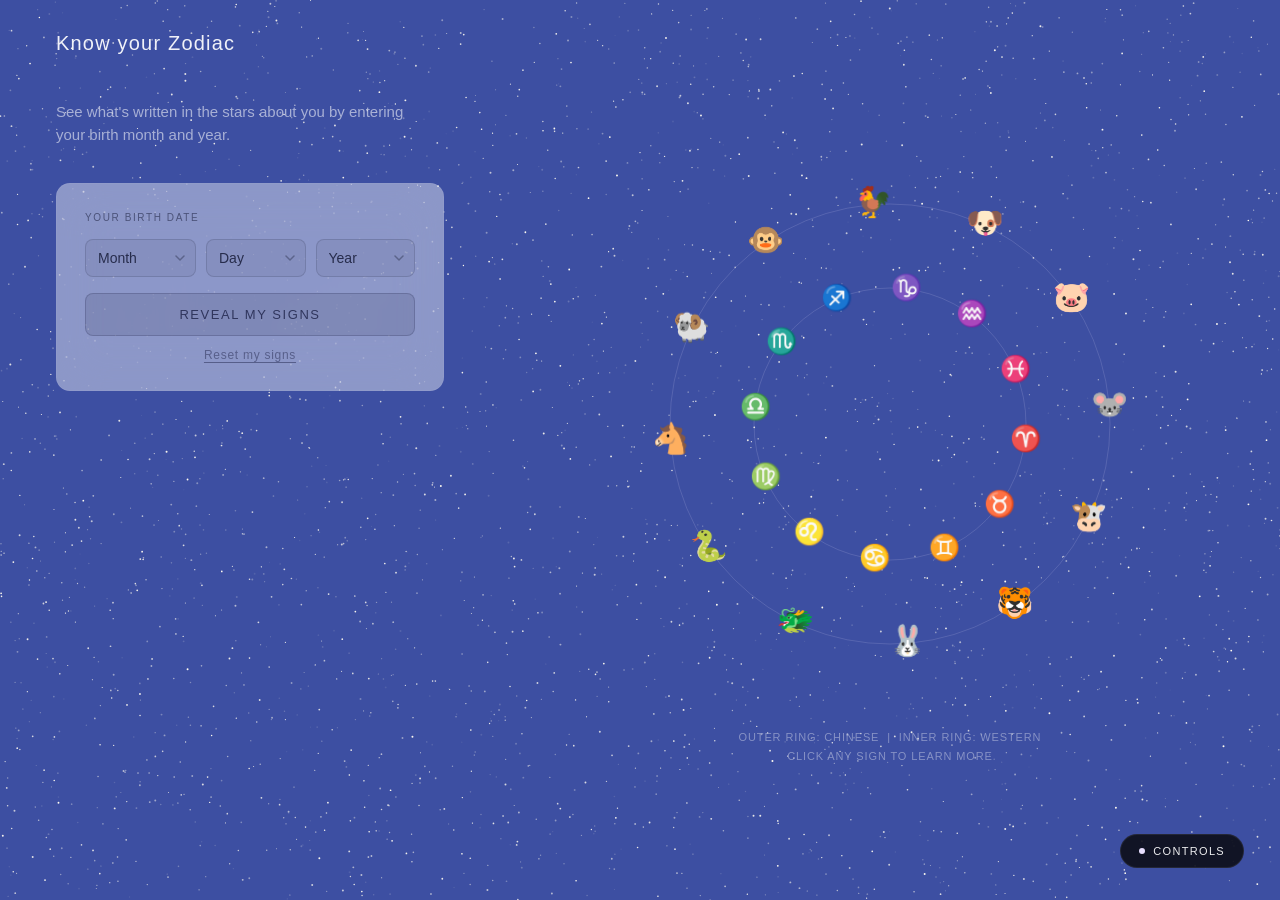
<file: horoscoper.html>
<!DOCTYPE html>
<html lang="en">
<head>
<meta charset="UTF-8">
<meta name="viewport" content="width=device-width, initial-scale=1.0">
<title>Know your Zodiac</title>
<link rel="stylesheet" href="css/style.css">
<link rel="preconnect" href="https://fonts.googleapis.com">
<link href="https://fonts.googleapis.com/css2?family=DM+Mono:wght@300;400;500&family=Syne:wght@400;500;600;700;800&display=swap" rel="stylesheet">

<style>
</style>

</head>
<body>

<!-- Background sparkle canvas -->
<canvas id="bgCanvas"></canvas>

<!-- Wordmark -->
<div class="wordmark">Know your Zodiac</div>

<!-- Main layout -->
<div class="app">
  <!-- Left: title + input -->
  <div class="left-col">
    <div class="left-content">
      <p class="hero-sub">See what's written in the stars about you by entering your birth month and year.</p>

      <div class="birth-card">
        <div class="birth-card-label">Your birth date</div>
        <div class="birth-inputs">
          <select id="birthMonth">
            <option value="" disabled selected>Month</option>
            <option value="1">January</option>
            <option value="2">February</option>
            <option value="3">March</option>
            <option value="4">April</option>
            <option value="5">May</option>
            <option value="6">June</option>
            <option value="7">July</option>
            <option value="8">August</option>
            <option value="9">September</option>
            <option value="10">October</option>
            <option value="11">November</option>
            <option value="12">December</option>
          </select>
          <select id="birthDay">
            <option value="" disabled selected>Day</option>
          </select>
          <select id="birthYear">
            <option value="" disabled selected>Year</option>
          </select>
        </div>
        <button class="reveal-btn" id="revealBtn">Reveal My Signs</button>
        <button class="reset-link" id="resetSignsBtn">Reset my signs</button>
      </div>

      <!-- Desktop-only result cards (inside left-col, hidden on mobile) -->
      <div class="result-card desktop-only" id="resultCard">
        <div class="result-row" id="westernResult">
          <div class="result-emoji" id="westernEmoji"></div>
          <div class="result-info">
            <div class="result-type">Western Zodiac</div>
            <div class="result-name" id="westernName"></div>
            <div class="result-dates" id="westernDates"></div>
          </div>
        </div>
        <div class="result-row" id="chineseResult">
          <div class="result-emoji" id="chineseEmoji"></div>
          <div class="result-info">
            <div class="result-type">Chinese Zodiac</div>
            <div class="result-name" id="chineseName"></div>
            <div class="result-dates" id="chineseDates"></div>
          </div>
        </div>
      </div>

      <!-- Desktop-only combined card -->
      <div class="combined-card desktop-only" id="combinedCard">
        <div class="combined-section-label">Personality</div>
        <div class="combined-tags" id="combinedPersonality"></div>
        <div class="combined-divider"></div>
        <div class="combined-section-label">Attributes</div>
        <div class="combined-tags" id="combinedAttributes"></div>
        <div class="combined-divider"></div>
        <div class="combined-lucky" id="combinedLucky">
          <div class="combined-lucky-group">
            <div class="combined-section-label">Lucky Colors</div>
            <div class="combined-lucky-items" id="combinedColors"></div>
          </div>
          <div class="combined-lucky-group">
            <div class="combined-section-label">Lucky Numbers</div>
            <div class="combined-lucky-items" id="combinedNumbers"></div>
          </div>
        </div>
        <div class="combined-divider"></div>
        <div class="combined-section-label">Your Fortune</div>
        <div class="combined-fortune" id="combinedFortune"></div>
      </div>

    </div>
  </div>

  <!-- Right: zodiac rings -->
  <div class="right-col">
    <div class="zodiac-wrap">
      <canvas id="zodiacCanvas" width="460" height="460"></canvas>
      <div class="zodiac-caption">
        Outer ring: Chinese &nbsp;|&nbsp; Inner ring: Western<br>
        Click any sign to learn more
      </div>
    </div>
  </div>

  <!-- Mobile-only post-reveal cards (appear after rings on mobile) -->
  <div class="mobile-reveal" id="mobileReveal">
    <div class="result-card mobile-only" id="resultCardMobile">
      <div class="result-row">
        <div class="result-emoji" id="westernEmojiM"></div>
        <div class="result-info">
          <div class="result-type">Western Zodiac</div>
          <div class="result-name" id="westernNameM"></div>
          <div class="result-dates" id="westernDatesM"></div>
        </div>
      </div>
      <div class="result-row">
        <div class="result-emoji" id="chineseEmojiM"></div>
        <div class="result-info">
          <div class="result-type">Chinese Zodiac</div>
          <div class="result-name" id="chineseNameM"></div>
          <div class="result-dates" id="chineseDatesM"></div>
        </div>
      </div>
    </div>
    <div class="combined-card mobile-only" id="combinedCardMobile">
      <div class="combined-section-label">Personality</div>
      <div class="combined-tags" id="combinedPersonalityM"></div>
      <div class="combined-divider"></div>
      <div class="combined-section-label">Attributes</div>
      <div class="combined-tags" id="combinedAttributesM"></div>
      <div class="combined-divider"></div>
      <div class="combined-lucky">
        <div class="combined-lucky-group">
          <div class="combined-section-label">Lucky Colors</div>
          <div class="combined-lucky-items" id="combinedColorsM"></div>
        </div>
        <div class="combined-lucky-group">
          <div class="combined-section-label">Lucky Numbers</div>
          <div class="combined-lucky-items" id="combinedNumbersM"></div>
        </div>
      </div>
      <div class="combined-divider"></div>
      <div class="combined-section-label">Your Fortune</div>
      <div class="combined-fortune" id="combinedFortuneM"></div>
    </div>
  </div>

</div>

<!-- Sign detail panel -->
<div class="sign-panel-overlay" id="signPanelOverlay"></div>
<div class="sign-panel" id="signPanel">
  <div class="sign-panel-header">
    <div class="sign-panel-icon" id="spIcon"></div>
    <div class="sign-panel-meta">
      <div class="sign-panel-type" id="spType"></div>
      <div class="sign-panel-name" id="spName"></div>
      <div class="sign-panel-sub" id="spSub"></div>
    </div>
    <button class="sign-panel-close" id="signPanelClose">✕</button>
  </div>
  <div class="sign-panel-divider"></div>
  <div class="sign-panel-body">
    <div>
      <div class="sign-panel-section-label">Personality</div>
      <div class="sign-panel-tags" id="spPersonality"></div>
    </div>
    <div class="sign-panel-divider"></div>
    <div class="sign-panel-lucky" id="spLucky">
      <div class="sign-panel-lucky-group">
        <div class="sign-panel-section-label">Lucky Colors</div>
        <div class="sign-panel-lucky-items" id="spColors"></div>
      </div>
      <div class="sign-panel-lucky-group">
        <div class="sign-panel-section-label">Lucky Numbers</div>
        <div class="sign-panel-lucky-items" id="spNumbers"></div>
      </div>
    </div>
  </div>
</div>

<!-- Tooltip -->
<div class="tooltip" id="tooltip">
  <div class="tooltip-sign" id="tooltipSign"></div>
  <div class="tooltip-name" id="tooltipName"></div>
  <div class="tooltip-desc" id="tooltipDesc"></div>
</div>

<!-- Sparkle controls panel -->
<div class="panel hidden" id="panel">
  <div class="panel-header">
    <span class="panel-title">Controls</span>
    <button class="panel-reset" id="reset-btn">Reset</button>
  </div>
  <div class="panel-body">
    <div class="section-label">Particles</div>
    <div class="control">
      <div class="control-row">
        <span class="control-label">Density</span>
        <span class="control-value" id="density-val">0.5</span>
      </div>
      <input type="range" id="density" min="0.1" max="1" step="0.05" value="0.5">
    </div>
    <div class="control">
      <div class="control-row">
        <span class="control-label">Speed</span>
        <span class="control-value" id="speed-val">0.5</span>
      </div>
      <input type="range" id="speed" min="0" max="1" step="0.05" value="0.5">
    </div>
    <div class="control">
      <div class="control-row">
        <span class="control-label">Flicker</span>
        <span class="control-value" id="flicker-val">0.5</span>
      </div>
      <input type="range" id="flicker" min="0.1" max="1" step="0.05" value="0.5">
    </div>
    <div class="divider"></div>
    <div class="section-label">Size</div>
    <div class="control">
      <div class="control-row">
        <span class="control-label">Min size</span>
        <span class="control-value" id="minsize-val">0.5px</span>
      </div>
      <input type="range" id="minsize" min="0.5" max="5" step="0.5" value="0.5">
    </div>
    <div class="control">
      <div class="control-row">
        <span class="control-label">Max size</span>
        <span class="control-value" id="maxsize-val">1px</span>
      </div>
      <input type="range" id="maxsize" min="0.5" max="15" step="0.5" value="1">
    </div>
    <div class="divider"></div>
    <div class="section-label">Color</div>
    <div class="color-row">
      <div class="color-control">
        <span class="color-label">Sparkle</span>
        <div class="color-swatch-wrap">
          <input type="color" id="pcolor" value="#FFFBF0">
        </div>
      </div>
      <div class="color-control">
        <span class="color-label">Background</span>
        <div class="color-swatch-wrap">
          <input type="color" id="bgcolor" value="#3D4FA2">
        </div>
      </div>
    </div>
  </div>
</div>

<button class="toggle-btn" id="toggle-btn">
  <span class="dot"></span>
  Controls
</button>

<script>
/* ═══════════════════════════════════════════
   SPARKLE BACKGROUND
═══════════════════════════════════════════ */
(function () {
  const canvas = document.getElementById('bgCanvas');
  const ctx = canvas.getContext('2d');

  const VELOCITY_SCALE = 0.08;
  const DEFAULTS = {
    density: 0.5, speed: 0.5, flicker: 0.5,
    minSize: 0.5, maxSize: 1,
    particleColor: '#FFFBF0', background: '#3D4FA2'
  };

  let config = { ...DEFAULTS };
  let particles = [];
  let shootingStars = [];
  let rafId = null;
  let lastTime = 0;
  let shootingStarTimer = 0;

  function parseHex(hex) {
    return {
      r: parseInt(hex.slice(1,3),16)/255,
      g: parseInt(hex.slice(3,5),16)/255,
      b: parseInt(hex.slice(5,7),16)/255
    };
  }

  function mapDensity(ui) {
    const t = (Math.max(0.1, Math.min(1, ui)) - 0.1) / 0.9;
    return 5 + t * 55;
  }

  function mapFlicker(ui) {
    const t = (Math.max(0.1, Math.min(1, ui)) - 0.1) / 0.9;
    return 0.5 + t * 11.5;
  }

  function initParticles() {
    const w = canvas.width / (window.devicePixelRatio || 1);
    const h = canvas.height / (window.devicePixelRatio || 1);
    const count = Math.floor((w * h) / 10000 * mapDensity(config.density));
    const vm = config.speed * VELOCITY_SCALE;
    particles = Array.from({ length: count }, () => ({
      x: Math.random() * w,
      y: Math.random() * h,
      vx: (Math.random() - 0.5) * vm,
      vy: (Math.random() - 0.5) * vm,
      size: config.minSize + Math.random() * Math.max(0, config.maxSize - config.minSize),
      opacity: Math.random(),
      opacityVel: (Math.random() - 0.5) * 0.04
    }));
  }

  function spawnShootingStar(w, h) {
    const angle = (Math.PI / 6) + Math.random() * (Math.PI / 6);
    const speed = 6 + Math.random() * 6;
    const length = 80 + Math.random() * 140;
    let x, y;
    if (Math.random() < 0.6) { x = Math.random() * w * 0.85; y = -10; }
    else { x = -10; y = Math.random() * h * 0.45; }
    shootingStars.push({ x, y, vx: Math.cos(angle) * speed, vy: Math.sin(angle) * speed,
      length, opacity: 0, life: 0, maxLife: 55 + Math.random() * 40, headSize: 1.2 + Math.random() * 1.2 });
  }

  function drawShootingStar(s, pc) {
    const angle = Math.atan2(s.vy, s.vx);
    const tailX = s.x - Math.cos(angle) * s.length * s.opacity;
    const tailY = s.y - Math.sin(angle) * s.length * s.opacity;
    const grad = ctx.createLinearGradient(tailX, tailY, s.x, s.y);
    const c = `${Math.round(pc.r*255)},${Math.round(pc.g*255)},${Math.round(pc.b*255)}`;
    grad.addColorStop(0, `rgba(${c},0)`);
    grad.addColorStop(0.6, `rgba(${c},${s.opacity * 0.45})`);
    grad.addColorStop(1, `rgba(${c},${s.opacity})`);
    ctx.save();
    ctx.globalAlpha = 1;
    ctx.strokeStyle = grad;
    ctx.lineWidth = 1.5;
    ctx.lineCap = 'round';
    ctx.beginPath();
    ctx.moveTo(tailX, tailY);
    ctx.lineTo(s.x, s.y);
    ctx.stroke();
    const glow = ctx.createRadialGradient(s.x, s.y, 0, s.x, s.y, s.headSize * 3);
    glow.addColorStop(0, `rgba(${c},${s.opacity})`);
    glow.addColorStop(1, `rgba(${c},0)`);
    ctx.globalAlpha = s.opacity;
    ctx.fillStyle = glow;
    ctx.beginPath();
    ctx.arc(s.x, s.y, s.headSize * 3, 0, Math.PI * 2);
    ctx.fill();
    ctx.fillStyle = `rgb(${c})`;
    ctx.beginPath();
    ctx.arc(s.x, s.y, s.headSize, 0, Math.PI * 2);
    ctx.fill();
    ctx.restore();
  }

  function resize() {
    const dpr = window.devicePixelRatio || 1;
    canvas.width = window.innerWidth * dpr;
    canvas.height = window.innerHeight * dpr;
    canvas.style.width = window.innerWidth + 'px';
    canvas.style.height = window.innerHeight + 'px';
    ctx.scale(dpr, dpr);
    initParticles();
  }

  function animate(now) {
    const dt = lastTime === 0 ? 1 : Math.min((now - lastTime) / 16.67, 3);
    lastTime = now;
    const w = canvas.width / (window.devicePixelRatio || 1);
    const h = canvas.height / (window.devicePixelRatio || 1);
    const bg = parseHex(config.background);
    const pc = parseHex(config.particleColor);
    const flicker = mapFlicker(config.flicker);
    ctx.clearRect(0, 0, w, h);
    ctx.fillStyle = `rgb(${Math.round(bg.r*255)},${Math.round(bg.g*255)},${Math.round(bg.b*255)})`;
    ctx.fillRect(0, 0, w, h);
    ctx.fillStyle = `rgb(${Math.round(pc.r*255)},${Math.round(pc.g*255)},${Math.round(pc.b*255)})`;
    for (const p of particles) {
      p.x += p.vx * dt; p.y += p.vy * dt;
      if (p.x < 0) p.x = w; else if (p.x > w) p.x = 0;
      if (p.y < 0) p.y = h; else if (p.y > h) p.y = 0;
      p.opacity += p.opacityVel * flicker * 0.5 * dt;
      if (p.opacity <= 0.1) { p.opacity = 0.1; p.opacityVel = Math.abs(p.opacityVel); }
      else if (p.opacity >= 1) { p.opacity = 1; p.opacityVel = -Math.abs(p.opacityVel); }
      ctx.globalAlpha = p.opacity;
      ctx.beginPath();
      ctx.arc(p.x, p.y, p.size, 0, Math.PI * 2);
      ctx.fill();
    }
    ctx.globalAlpha = 1;
    shootingStarTimer += dt;
    if (shootingStarTimer > 200 + Math.random() * 260) {
      shootingStarTimer = 0;
      spawnShootingStar(w, h);
      if (Math.random() < 0.3) setTimeout(() => spawnShootingStar(w, h), 350 + Math.random() * 500);
    }
    for (let i = shootingStars.length - 1; i >= 0; i--) {
      const s = shootingStars[i];
      s.x += s.vx * dt; s.y += s.vy * dt; s.life += dt;
      const progress = s.life / s.maxLife;
      if (progress < 0.15) s.opacity = progress / 0.15;
      else if (progress < 0.72) s.opacity = 1;
      else s.opacity = 1 - (progress - 0.72) / 0.28;
      s.opacity = Math.max(0, Math.min(1, s.opacity));
      if (s.life >= s.maxLife || s.x > w + 150 || s.y > h + 150) { shootingStars.splice(i, 1); continue; }
      drawShootingStar(s, pc);
    }
    rafId = requestAnimationFrame(animate);
  }

  function start() {
    if (rafId) cancelAnimationFrame(rafId);
    lastTime = 0;
    rafId = requestAnimationFrame(animate);
  }

  function bindRange(id, key, labelId, suffix = '') {
    const el = document.getElementById(id);
    const lbl = document.getElementById(labelId);
    el.addEventListener('input', () => {
      const v = parseFloat(el.value);
      config[key] = v;
      lbl.textContent = v + suffix;
      if (key === 'density') initParticles();
      else if (key === 'speed') {
        const vm = v * VELOCITY_SCALE;
        particles.forEach(p => { p.vx = (Math.random()-0.5)*vm; p.vy = (Math.random()-0.5)*vm; });
      } else if (key === 'minSize' || key === 'maxSize') {
        particles.forEach(p => { p.size = config.minSize + Math.random()*Math.max(0, config.maxSize-config.minSize); });
      }
    });
  }

  bindRange('density','density','density-val');
  bindRange('speed','speed','speed-val');
  bindRange('flicker','flicker','flicker-val');
  bindRange('minsize','minSize','minsize-val','px');
  bindRange('maxsize','maxSize','maxsize-val','px');

  document.getElementById('pcolor').addEventListener('input', e => { config.particleColor = e.target.value; });
  document.getElementById('bgcolor').addEventListener('input', e => { config.background = e.target.value; });

  document.getElementById('reset-btn').addEventListener('click', () => {
    config = { ...DEFAULTS };
    ['density','speed','flicker','minsize','maxsize'].forEach(id => {
      const keyMap = {density:'density',speed:'speed',flicker:'flicker',minsize:'minSize',maxsize:'maxSize'};
      document.getElementById(id).value = DEFAULTS[keyMap[id]];
    });
    document.getElementById('density-val').textContent = DEFAULTS.density;
    document.getElementById('speed-val').textContent = DEFAULTS.speed;
    document.getElementById('flicker-val').textContent = DEFAULTS.flicker;
    document.getElementById('minsize-val').textContent = DEFAULTS.minSize + 'px';
    document.getElementById('maxsize-val').textContent = DEFAULTS.maxSize + 'px';
    document.getElementById('pcolor').value = DEFAULTS.particleColor;
    document.getElementById('bgcolor').value = DEFAULTS.background;
    initParticles();
  });

  const panel = document.getElementById('panel');
  const toggleBtn = document.getElementById('toggle-btn');
  let panelOpen = false; // starts closed
  toggleBtn.addEventListener('click', () => {
    panelOpen = !panelOpen;
    panel.classList.toggle('hidden', !panelOpen);
    toggleBtn.querySelector('.dot').style.animationPlayState = panelOpen ? 'running' : 'paused';
  });

  window.addEventListener('resize', resize);
  resize();
  start();
})();

/* ═══════════════════════════════════════════
   ZODIAC RINGS + BIRTH DATE LOGIC (unified)
═══════════════════════════════════════════ */
(function () {

  /* ── Canvas setup ── */
  const canvas = document.getElementById('zodiacCanvas');
  const ctx = canvas.getContext('2d');
  const dpr = window.devicePixelRatio || 1;

  // On mobile (≤768px) let CSS control the size; on desktop use fixed 580px
  function getZodiacSize() {
    return window.innerWidth <= 768
      ? Math.min(520, window.innerWidth - 40)
      : 580;
  }

  function initCanvas() {
    const SIZE = getZodiacSize();
    canvas.width  = SIZE * dpr;
    canvas.height = SIZE * dpr;
    canvas.style.width  = SIZE + 'px';
    canvas.style.height = SIZE + 'px';
    ctx.setTransform(dpr, 0, 0, dpr, 0, 0);
    return SIZE;
  }

  let SIZE = initCanvas();
  let cx = SIZE / 2, cy = SIZE / 2;

  // Scale ring radii proportionally to the 580px baseline
  function getRings(s) {
    const scale = s / 580;
    return { outerR: Math.round(220 * scale), innerR: Math.round(136 * scale) };
  }

  let { outerR, innerR } = getRings(SIZE);
  const n = 12;
  const TOP = -Math.PI / 2;

  /* ── Sign data ── */
  // Outer ring: Chinese. Index 0 = Rat (base year 2020).
  const chineseSigns = [
    { emoji: '🐭', name: 'Rat',     desc: 'Quick-witted, resourceful, versatile',
      personality: ['Clever & resourceful', 'Charming wit', 'Ambitious drive'],
      attributes: [['Ingenuity', 88], ['Adaptability', 82], ['Charisma', 80], ['Wisdom', 70], ['Fortune', 78]],
      colors: ['Blue', 'Gold', 'Green'], numbers: [2, 3, 11],
      fortune: 'Your cleverness opens doors others cannot even see. Connections you nurture now return as golden opportunities — trust the network you have built.' },
    { emoji: '🐮', name: 'Ox',      desc: 'Diligent, dependable, strong',
      personality: ['Steadfast & reliable', 'Quietly determined', 'Deeply honest'],
      attributes: [['Endurance', 92], ['Dependability', 88], ['Strength', 85], ['Wisdom', 74], ['Fortune', 70]],
      colors: ['Yellow', 'White', 'Green'], numbers: [1, 4, 10],
      fortune: 'What you have quietly built is about to bear fruit. Steadiness is your superpower — the harvest season arrives for your long-tended fields.' },
    { emoji: '🐯', name: 'Tiger',   desc: 'Brave, confident, competitive',
      personality: ['Fierce & courageous', 'Magnetic presence', 'Competitively bold'],
      attributes: [['Bravery', 95], ['Power', 90], ['Magnetism', 85], ['Energy', 80], ['Fortune', 76]],
      colors: ['Orange', 'Blue', 'Grey'], numbers: [1, 3, 7],
      fortune: 'Fortune favors your fearless spirit right now. A bold move you have been considering is ready to be made — the Tiger leaps where others hesitate.' },
    { emoji: '🐰', name: 'Rabbit',  desc: 'Quiet, elegant, kind',
      personality: ['Gentle & artistic', 'Diplomatically kind', 'Quietly lucky'],
      attributes: [['Grace', 88], ['Luck', 90], ['Refinement', 85], ['Empathy', 82], ['Fortune', 88]],
      colors: ['Pink', 'Red', 'Purple'], numbers: [3, 4, 11],
      fortune: 'Love and creativity are entering a golden season. Your gentle instincts are leading you exactly where you need to go — trust the quiet knowing.' },
    { emoji: '🐲', name: 'Dragon',  desc: 'Confident, intelligent, enthusiastic',
      personality: ['Magnificent & bold', 'Visionary power', 'Nobly ambitious'],
      attributes: [['Greatness', 95], ['Vitality', 90], ['Vision', 88], ['Charm', 92], ['Fortune', 90]],
      colors: ['Gold', 'Silver', 'Imperial Yellow'], numbers: [1, 6, 8],
      fortune: 'Your ambitions are cosmically aligned right now. What you reach for with conviction, the universe delivers — the Dragon soars and the sky belongs to you.' },
    { emoji: '🐍', name: 'Snake',   desc: 'Enigmatic, intuitive, introspective',
      personality: ['Deeply intuitive', 'Wise & enigmatic', 'Patiently strategic'],
      attributes: [['Wisdom', 95], ['Strategy', 88], ['Depth', 85], ['Intuition', 90], ['Fortune', 75]],
      colors: ['Black', 'Red', 'Yellow'], numbers: [2, 8, 10],
      fortune: 'Your patience is finally aligning with perfect timing. Speak less, observe more — your moment approaches and the Snake sees what others are too hasty to notice.' },
    { emoji: '🐴', name: 'Horse',   desc: 'Animated, active, energetic',
      personality: ['Free-spirited & wild', 'Energetically joyful', 'Independently brave'],
      attributes: [['Freedom', 90], ['Energy', 92], ['Spirit', 88], ['Courage', 82], ['Fortune', 78]],
      colors: ['Brown', 'Yellow', 'Purple'], numbers: [2, 7, 12],
      fortune: 'Your irresistible energy is drawing extraordinary things closer. The open road leads somewhere remarkable — trust the journey and gallop toward the horizon.' },
    { emoji: '🐏', name: 'Goat',    desc: 'Calm, gentle, sympathetic',
      personality: ['Creatively gentle', 'Compassionately dreamy', 'Elegantly peaceful'],
      attributes: [['Artistry', 92], ['Gentleness', 88], ['Empathy', 85], ['Creativity', 90], ['Fortune', 70]],
      colors: ['Soft Green', 'Red', 'Lavender'], numbers: [2, 7, 19],
      fortune: 'A creative endeavor you pour your heart into will flourish. Let your gentleness be your power — it disarms and enchants in equal measure.' },
    { emoji: '🐵', name: 'Monkey',  desc: 'Sharp, smart, curious',
      personality: ['Clever & mischievous', 'Inventively quick', 'Magnetically fun'],
      attributes: [['Ingenuity', 92], ['Playfulness', 88], ['Versatility', 85], ['Wit', 90], ['Fortune', 82]],
      colors: ['White', 'Blue', 'Gold'], numbers: [1, 7, 18],
      fortune: 'A playful approach to a serious problem unlocks the way forward. Your wit is your wand — use it with intention and watch obstacles become doorways.' },
    { emoji: '🐓', name: 'Rooster', desc: 'Observant, hardworking, courageous',
      personality: ['Confident & punctual', 'Perfectionistically honest', 'Sharply observant'],
      attributes: [['Precision', 88], ['Integrity', 90], ['Confidence', 85], ['Diligence', 92], ['Fortune', 68]],
      colors: ['Gold', 'Brown', 'Coral'], numbers: [5, 7, 11],
      fortune: 'Your meticulous preparation is about to pay off visibly. Recognition arrives for those who never compromise quality — and that is exactly who you are.' },
    { emoji: '🐶', name: 'Dog',     desc: 'Loyal, honest, prudent',
      personality: ['Loyal & honest', 'Protectively brave', 'Faithfully just'],
      attributes: [['Loyalty', 95], ['Justice', 88], ['Courage', 82], ['Honesty', 90], ['Fortune', 72]],
      colors: ['Green', 'Red', 'Purple'], numbers: [3, 4, 18],
      fortune: 'Those you have stood by now become towers of support around you. Your integrity attracts allies of the highest caliber — loyalty rewarded tenfold.' },
    { emoji: '🐷', name: 'Pig',     desc: 'Compassionate, generous, diligent',
      personality: ['Generously sincere', 'Peacefully trusting', 'Intellectually warm'],
      attributes: [['Generosity', 90], ['Fortune', 88], ['Warmth', 85], ['Sincerity', 88], ['Wisdom', 72]],
      colors: ['Yellow', 'Grey', 'Pink'], numbers: [2, 5, 11],
      fortune: 'Fortune is drawn to your pure heart like moonlight to water. Your generosity circulates and returns multiplied — give freely and watch abundance follow.' },
  ];

  // Inner ring: Western. Index 0 = Aries (the canonical start).
  const westernSigns = [
    { emoji: '♈', name: 'Aries',       desc: 'Bold, ambitious, passionate',              dates: 'Mar 21 – Apr 19', element: 'Fire',  ruling: 'Mars',    month: 4,  day: 19,
      personality: ['Bold & ambitious', 'Natural leader', 'Passionately driven'],
      attributes: [['Courage', 90], ['Determination', 85], ['Energy', 88], ['Confidence', 82], ['Fortune', 75]],
      colors: ['Red', 'Orange', 'Gold'], numbers: [1, 9, 19],
      fortune: 'Your pioneering spirit ignites new ventures — trust your instincts and charge forward. The universe rewards your courage with breakthroughs this season.' },
    { emoji: '♉', name: 'Taurus',      desc: 'Reliable, patient, devoted',               dates: 'Apr 20 – May 20', element: 'Earth', ruling: 'Venus',   month: 5,  day: 20,
      personality: ['Patient & reliable', 'Lover of beauty', 'Quietly strong'],
      attributes: [['Patience', 88], ['Loyalty', 85], ['Stability', 90], ['Sensibility', 82], ['Fortune', 72]],
      colors: ['Green', 'Pink', 'White'], numbers: [2, 6, 24],
      fortune: 'Abundance flows toward those who cultivate steadily. A significant financial opportunity blossoms — tend to it with your characteristic care and watch it grow.' },
    { emoji: '♊', name: 'Gemini',      desc: 'Curious, adaptable, affectionate',         dates: 'May 21 – Jun 21', element: 'Air',   ruling: 'Mercury', month: 6,  day: 21,
      personality: ['Witty & versatile', 'Curious explorer', 'Social butterfly'],
      attributes: [['Adaptability', 92], ['Charm', 90], ['Intellect', 85], ['Wit', 88], ['Fortune', 68]],
      colors: ['Yellow', 'Silver', 'Sky Blue'], numbers: [3, 7, 21],
      fortune: 'Conversations open unexpected doors — listen as much as you speak. A silver-tongued opportunity arrives through your network, dressed like an ordinary Tuesday.' },
    { emoji: '♋', name: 'Cancer',      desc: 'Tenacious, imaginative, loyal',            dates: 'Jun 22 – Jul 22', element: 'Water', ruling: 'Moon',    month: 7,  day: 22,
      personality: ['Deeply intuitive', 'Fiercely nurturing', 'Emotionally wise'],
      attributes: [['Empathy', 88], ['Imagination', 82], ['Intuition', 85], ['Loyalty', 80], ['Fortune', 70]],
      colors: ['White', 'Silver', 'Sea Green'], numbers: [2, 7, 16],
      fortune: 'Domestic harmony brings unexpected prosperity. Trust the tides of emotion — what you feel now is a prophecy quietly unfolding beneath the surface.' },
    { emoji: '♌', name: 'Leo',         desc: 'Creative, passionate, generous',           dates: 'Jul 23 – Aug 22', element: 'Fire',  ruling: 'Sun',     month: 8,  day: 22,
      personality: ['Regal & charismatic', 'Generous warmth', 'Creative performer'],
      attributes: [['Confidence', 95], ['Creativity', 88], ['Leadership', 90], ['Charm', 92], ['Fortune', 80]],
      colors: ['Gold', 'Orange', 'Purple'], numbers: [1, 4, 19],
      fortune: 'The stage is set and the universe is your audience. Creative endeavors shine brilliantly — your generosity returns threefold and the spotlight finds you.' },
    { emoji: '♍', name: 'Virgo',       desc: 'Loyal, analytical, kind',                 dates: 'Aug 23 – Sep 22', element: 'Earth', ruling: 'Mercury', month: 9,  day: 22,
      personality: ['Analytical precision', 'Service-minded', 'Deeply observant'],
      attributes: [['Wisdom', 90], ['Diligence', 88], ['Precision', 92], ['Empathy', 75], ['Fortune', 74]],
      colors: ['Navy Blue', 'Grey', 'Soft Green'], numbers: [5, 14, 23],
      fortune: 'Details others overlook become your greatest treasure. Your meticulous nature uncovers a hidden solution — health improvements and recognition arrive hand in hand.' },
    { emoji: '♎', name: 'Libra',       desc: 'Cooperative, diplomatic, gracious',        dates: 'Sep 23 – Oct 23', element: 'Air',   ruling: 'Venus',   month: 10, day: 23,
      personality: ['Seeker of balance', 'Diplomatic grace', 'Aesthetic soul'],
      attributes: [['Harmony', 90], ['Fairness', 88], ['Charm', 85], ['Creativity', 80], ['Fortune', 76]],
      colors: ['Pink', 'Light Blue', 'Lavender'], numbers: [4, 6, 24],
      fortune: 'A partnership — romantic or professional — tips the scales in your favor. Beauty and balance magnetize abundance, and harmony is your birthright returning now.' },
    { emoji: '♏', name: 'Scorpio',     desc: 'Resourceful, brave, passionate',           dates: 'Oct 24 – Nov 21', element: 'Water', ruling: 'Pluto',   month: 11, day: 21,
      personality: ['Intensely passionate', 'Magnetic mystery', 'Fearless truth-seeker'],
      attributes: [['Depth', 95], ['Resilience', 90], ['Transformation', 88], ['Intuition', 85], ['Fortune', 78]],
      colors: ['Deep Red', 'Black', 'Maroon'], numbers: [8, 11, 22],
      fortune: 'What ends now makes way for something more powerful than you imagined. Secrets revealed bring liberation — the phoenix rises and it wears your face.' },
    { emoji: '♐', name: 'Sagittarius', desc: 'Generous, idealistic, humorous',           dates: 'Nov 22 – Dec 21', element: 'Fire',  ruling: 'Jupiter', month: 12, day: 21,
      personality: ['Philosophical wanderer', 'Boundless optimism', 'Generous teacher'],
      attributes: [['Freedom', 90], ['Wisdom', 85], ['Optimism', 92], ['Adventure', 88], ['Fortune', 84]],
      colors: ['Purple', 'Cobalt Blue', 'Turquoise'], numbers: [3, 9, 21],
      fortune: 'A journey — literal or of the mind — expands your universe. Jupiter\'s blessing multiplies whatever you invest with faith, and the horizon holds your fortune.' },
    { emoji: '♑', name: 'Capricorn',   desc: 'Responsible, disciplined, self-control',   dates: 'Dec 22 – Jan 19', element: 'Earth', ruling: 'Saturn',  month: 1,  day: 19,
      personality: ['Disciplined ambition', 'Patient climber', 'Quietly powerful'],
      attributes: [['Discipline', 92], ['Ambition', 88], ['Endurance', 85], ['Wisdom', 82], ['Fortune', 78]],
      colors: ['Dark Green', 'Brown', 'Charcoal'], numbers: [6, 8, 26],
      fortune: 'Your steady ascent earns recognition from those who matter most. Legacy-building investments and career milestones align — the mountain peak was always yours.' },
    { emoji: '♒', name: 'Aquarius',    desc: 'Progressive, original, independent',       dates: 'Jan 20 – Feb 18', element: 'Air',   ruling: 'Uranus',  month: 2,  day: 18,
      personality: ['Visionary rebel', 'Humanitarian soul', 'Inventive genius'],
      attributes: [['Innovation', 95], ['Independence', 88], ['Vision', 90], ['Intellect', 85], ['Fortune', 74]],
      colors: ['Electric Blue', 'Violet', 'Silver'], numbers: [4, 7, 22],
      fortune: 'Revolutionary ideas find receptive ears and eager collaborators. Your vision of tomorrow becomes today\'s blueprint — the collective benefits from your singular mind.' },
    { emoji: '♓', name: 'Pisces',      desc: 'Compassionate, artistic, intuitive',       dates: 'Feb 19 – Mar 20', element: 'Water', ruling: 'Neptune', month: 3,  day: 20,
      personality: ['Mystical dreamer', 'Empathic healer', 'Artistic soul'],
      attributes: [['Compassion', 90], ['Creativity', 95], ['Intuition', 88], ['Empathy', 85], ['Fortune', 72]],
      colors: ['Sea Green', 'Lavender', 'Silver'], numbers: [3, 9, 15],
      fortune: 'Creative and spiritual gifts reach their zenith. What you dream tonight may manifest by the next full moon — the veil between worlds thins for you alone.' },
  ];

  /* ── Emoji sprites ── */
  function makeEmojiSprite(emoji, fontSize) {
    const size = fontSize * 2.5;
    const oc = document.createElement('canvas');
    oc.width = size * dpr;
    oc.height = size * dpr;
    const octx = oc.getContext('2d');
    octx.scale(dpr, dpr);
    octx.font = `${fontSize}px serif`;
    octx.textAlign = 'center';
    octx.textBaseline = 'middle';
    octx.fillText(emoji, size / 2, size / 2);
    return { canvas: oc, half: size / 2 };
  }

  let outerSprites, innerSprites;
  function buildSprites() {
    const scale = SIZE / 580;
    outerSprites = chineseSigns.map(s => makeEmojiSprite(s.emoji, Math.round(30 * scale)));
    innerSprites = westernSigns.map(s => makeEmojiSprite(s.emoji, Math.round(25 * scale)));
  }
  buildSprites();

  /* ── Animation state ── */
  let outerAngle = 0, innerAngle = 0;
  const idleOuterSpeed = 0.0012, idleInnerSpeed = 0.0018;

  // Spin-to state
  let spinning = false;
  let outerTarget = null, innerTarget = null;
  let outerStart = null, innerStart = null;
  let spinStart = null;
  const SPIN_DURATION = 2400; // ms

  // Highlighted sign indices (-1 = none)
  let highlightOuter = -1, highlightInner = -1;
  let highlightAlpha = 0; // 0→1 fade in after spin

  /* ── Helpers ── */
  function normalizeAngle(a) {
    return ((a % (Math.PI * 2)) + Math.PI * 2) % (Math.PI * 2);
  }

  // Shortest signed delta from current to target, always going in a chosen direction
  function shortestDelta(from, to) {
    let d = normalizeAngle(to) - normalizeAngle(from);
    if (d > Math.PI)  d -= Math.PI * 2;
    if (d < -Math.PI) d += Math.PI * 2;
    return d;
  }

  // Easing: ease-in-out cubic
  function ease(t) {
    return t < 0.5 ? 4*t*t*t : 1 - Math.pow(-2*t+2,3)/2;
  }

  /* ── Spin-to function ── */
  // targetAngle = the outerAngle/innerAngle value we want to land at
  function spinTo(outerTargetAngle, innerTargetAngle) {
    // Add at least one full extra rotation for dramatic effect
    const od = shortestDelta(outerAngle, outerTargetAngle);
    const id = shortestDelta(innerAngle, innerTargetAngle);

    // 1 full rotation, smooth and quick
    const extraOuter = od >= 0 ? Math.PI * 2 : -Math.PI * 2;
    const extraInner = id >= 0 ? Math.PI * 2 : -Math.PI * 2;

    outerStart  = outerAngle;
    innerStart  = innerAngle;
    outerTarget = outerAngle + extraOuter + od;
    innerTarget = innerAngle + extraInner + id;
    spinStart   = null;
    spinning    = true;
    highlightAlpha = 0;
  }

  /* ── Zodiac calculation ── */
  function getWesternIndex(month, day) {
    // westernSigns[i].month/day = last day of that sign
    // Order: Aries(Apr19), Taurus(May20), ..., Capricorn(Jan19), Aquarius(Feb18), Pisces(Mar20)
    // Then Dec22+ → Capricorn (idx 9)
    const table = [
      { m: 1,  d: 19, idx: 9  }, // Capricorn
      { m: 2,  d: 18, idx: 10 }, // Aquarius
      { m: 3,  d: 20, idx: 11 }, // Pisces
      { m: 4,  d: 19, idx: 0  }, // Aries
      { m: 5,  d: 20, idx: 1  }, // Taurus
      { m: 6,  d: 21, idx: 2  }, // Gemini
      { m: 7,  d: 22, idx: 3  }, // Cancer
      { m: 8,  d: 22, idx: 4  }, // Leo
      { m: 9,  d: 22, idx: 5  }, // Virgo
      { m: 10, d: 23, idx: 6  }, // Libra
      { m: 11, d: 21, idx: 7  }, // Scorpio
      { m: 12, d: 21, idx: 8  }, // Sagittarius
      { m: 12, d: 31, idx: 9  }, // Capricorn (Dec22+)
    ];
    for (const row of table) {
      if (month < row.m || (month === row.m && day <= row.d)) return row.idx;
    }
    return 9;
  }

  function getChineseIndex(year, month, day) {
    let y = year;
    if (month === 1) y -= 1;
    if (month === 2 && day < 10) y -= 1;
    return ((y - 2020) % 12 + 12) % 12;
  }

  // Given sign index i placed at outerAngle + (i/n)*2π,
  // compute the outerAngle needed to put sign i at TOP
  function targetAngleForOuter(signIdx) {
    // current position of sign i: outerAngle + (signIdx/n)*2π
    // we want that to equal TOP (−π/2)
    // so outerAngle_new = TOP - (signIdx/n)*2π
    return TOP - (signIdx / n) * Math.PI * 2;
  }
  function targetAngleForInner(signIdx) {
    return TOP - (signIdx / n) * Math.PI * 2;
  }

  /* ── Tooltip ── */
  const tooltip    = document.getElementById('tooltip');
  const tooltipSign = document.getElementById('tooltipSign');
  const tooltipName = document.getElementById('tooltipName');
  const tooltipDesc = document.getElementById('tooltipDesc');

  canvas.addEventListener('mousemove', (e) => {
    const rect = canvas.getBoundingClientRect();
    const scaleX = SIZE / rect.width;
    const scaleY = SIZE / rect.height;
    const mx = (e.clientX - rect.left) * scaleX;
    const my = (e.clientY - rect.top) * scaleY;
    const dx = mx - cx, dy = my - cy;
    const dist = Math.sqrt(dx*dx + dy*dy);
    const hitRadius = 22;
    let found = null;

    if (Math.abs(dist - outerR) < hitRadius) {
      const angle = Math.atan2(dy, dx);
      let best = -1, bestDiff = Infinity;
      for (let i = 0; i < n; i++) {
        const a = outerAngle + (i / n) * Math.PI * 2;
        let diff = Math.abs(((angle - a) % (Math.PI*2) + Math.PI*3) % (Math.PI*2) - Math.PI);
        if (diff < bestDiff) { bestDiff = diff; best = i; }
      }
      if (bestDiff < 0.3) found = { ...chineseSigns[best], type: 'chinese' };
    }
    if (!found && Math.abs(dist - innerR) < hitRadius) {
      const angle = Math.atan2(dy, dx);
      let best = -1, bestDiff = Infinity;
      for (let i = 0; i < n; i++) {
        const a = innerAngle + (i / n) * Math.PI * 2;
        let diff = Math.abs(((angle - a) % (Math.PI*2) + Math.PI*3) % (Math.PI*2) - Math.PI);
        if (diff < bestDiff) { bestDiff = diff; best = i; }
      }
      if (bestDiff < 0.3) found = { ...westernSigns[best], type: 'western' };
    }

    if (found) {
      tooltipSign.textContent = found.emoji;
      tooltipName.textContent = found.name;
      tooltipDesc.textContent = found.desc;
      tooltip.classList.add('visible');
      tooltip.style.left = (e.clientX + 14) + 'px';
      tooltip.style.top  = (e.clientY - 10)  + 'px';
      canvas.style.cursor = 'pointer';
    } else {
      tooltip.classList.remove('visible');
      canvas.style.cursor = 'default';
    }
  });

  canvas.addEventListener('mouseleave', () => {
    tooltip.classList.remove('visible');
    canvas.style.cursor = 'default';
  });

  /* ── Sign detail panel ── */
  const signPanel        = document.getElementById('signPanel');
  const signPanelOverlay = document.getElementById('signPanelOverlay');
  const signPanelClose   = document.getElementById('signPanelClose');

  function openSignPanel(sign, type) {
    tooltip.classList.remove('visible');

    document.getElementById('spIcon').textContent = sign.emoji;
    document.getElementById('spType').textContent = type === 'western' ? 'Western Zodiac' : 'Chinese Zodiac';
    document.getElementById('spName').textContent = sign.name;
    document.getElementById('spSub').textContent  = type === 'western'
      ? `${sign.dates} · ${sign.element} · ${sign.ruling}`
      : `Year of the ${sign.name} · ${sign.desc}`;

    // Personality tags
    const pEl = document.getElementById('spPersonality');
    pEl.innerHTML = '';
    sign.personality.forEach(t => {
      const s = document.createElement('span');
      s.className = 'sign-panel-tag';
      s.textContent = t;
      pEl.appendChild(s);
    });

    // Attribute bars
    // Lucky colors
    const cEl = document.getElementById('spColors');
    cEl.innerHTML = '';
    sign.colors.forEach(c => {
      const s = document.createElement('span');
      s.className = 'sign-panel-tag';
      s.textContent = c;
      cEl.appendChild(s);
    });

    // Lucky numbers
    const nEl = document.getElementById('spNumbers');
    nEl.innerHTML = '';
    sign.numbers.forEach(n => {
      const s = document.createElement('span');
      s.className = 'sign-panel-tag';
      s.textContent = n;
      nEl.appendChild(s);
    });

    signPanelOverlay.classList.add('visible');
    requestAnimationFrame(() => signPanel.classList.add('visible'));
  }

  function closeSignPanel() {
    signPanel.classList.remove('visible');
    signPanelOverlay.classList.remove('visible');
  }

  signPanelClose.addEventListener('click', closeSignPanel);
  signPanelOverlay.addEventListener('click', closeSignPanel);

  // Click on canvas to open panel
  canvas.addEventListener('click', (e) => {
    const rect = canvas.getBoundingClientRect();
    const scaleX = SIZE / rect.width;
    const scaleY = SIZE / rect.height;
    const mx = (e.clientX - rect.left) * scaleX;
    const my = (e.clientY - rect.top) * scaleY;
    const dx = mx - cx, dy = my - cy;
    const dist = Math.sqrt(dx*dx + dy*dy);
    const hitRadius = 28; // slightly larger for touch

    if (Math.abs(dist - outerR) < hitRadius) {
      const angle = Math.atan2(dy, dx);
      let best = -1, bestDiff = Infinity;
      for (let i = 0; i < n; i++) {
        const a = outerAngle + (i / n) * Math.PI * 2;
        const diff = Math.abs(((angle - a) % (Math.PI*2) + Math.PI*3) % (Math.PI*2) - Math.PI);
        if (diff < bestDiff) { bestDiff = diff; best = i; }
      }
      if (bestDiff < 0.3) openSignPanel(chineseSigns[best], 'chinese');
      return;
    }
    if (Math.abs(dist - innerR) < hitRadius) {
      const angle = Math.atan2(dy, dx);
      let best = -1, bestDiff = Infinity;
      for (let i = 0; i < n; i++) {
        const a = innerAngle + (i / n) * Math.PI * 2;
        const diff = Math.abs(((angle - a) % (Math.PI*2) + Math.PI*3) % (Math.PI*2) - Math.PI);
        if (diff < bestDiff) { bestDiff = diff; best = i; }
      }
      if (bestDiff < 0.3) openSignPanel(westernSigns[best], 'western');
    }
  });

  // Expose closeSignPanel for reset button
  window.closeSignPanel = closeSignPanel;

  /* ── Draw ── */
  let lastNow = null;
  function draw(now) {
    if (!lastNow) lastNow = now;
    const dt = Math.min(now - lastNow, 50);
    lastNow = now;

    ctx.clearRect(0, 0, SIZE, SIZE);

    if (spinning) {
      if (!spinStart) spinStart = now;
      const t = Math.min((now - spinStart) / SPIN_DURATION, 1);
      const e = ease(t);
      outerAngle = outerStart + (outerTarget - outerStart) * e;
      innerAngle = innerStart + (innerTarget - innerStart) * e;

      if (t >= 1) {
        outerAngle = outerTarget;
        innerAngle = innerTarget;
        spinning = false;
      }
    } else {
      if (highlightOuter >= 0) {
        // Gently hold — no idle drift while locked
        highlightAlpha = Math.min(highlightAlpha + dt / 400, 1);
      } else {
        outerAngle -= idleOuterSpeed * (dt / 16.67);
        innerAngle += idleInnerSpeed * (dt / 16.67);
      }
    }

    // Guide circles
    ctx.beginPath();
    ctx.arc(cx, cy, outerR, 0, Math.PI * 2);
    ctx.strokeStyle = 'rgba(232,224,255,0.15)';
    ctx.lineWidth = 1;
    ctx.stroke();

    ctx.beginPath();
    ctx.arc(cx, cy, innerR, 0, Math.PI * 2);
    ctx.strokeStyle = 'rgba(232,224,255,0.15)';
    ctx.lineWidth = 1;
    ctx.stroke();

    // Draw outer ring (Chinese)
    for (let i = 0; i < n; i++) {
      const angle = outerAngle + (i / n) * Math.PI * 2;
      const x = cx + outerR * Math.cos(angle);
      const y = cy + outerR * Math.sin(angle);
      const sp = outerSprites[i];

      const isHighlighted = i === highlightOuter;
      if (isHighlighted && highlightAlpha > 0) {
        // Glow ring behind highlighted emoji
        ctx.save();
        ctx.globalAlpha = highlightAlpha * 0.25;
        const grd = ctx.createRadialGradient(x, y, 0, x, y, sp.half * 1.1);
        grd.addColorStop(0, 'rgba(232,224,255,1)');
        grd.addColorStop(1, 'rgba(232,224,255,0)');
        ctx.fillStyle = grd;
        ctx.beginPath();
        ctx.arc(x, y, sp.half * 1.1, 0, Math.PI * 2);
        ctx.fill();
        ctx.restore();
      }

      ctx.save();
      ctx.globalAlpha = (!spinning && highlightOuter >= 0 && !isHighlighted) ? 0.3 + 0.7 * (1 - highlightAlpha) : 1;
      ctx.drawImage(sp.canvas, 0, 0, sp.canvas.width, sp.canvas.height, x - sp.half, y - sp.half, sp.half * 2, sp.half * 2);
      ctx.restore();
    }

    // Draw inner ring (Western)
    for (let i = 0; i < n; i++) {
      const angle = innerAngle + (i / n) * Math.PI * 2;
      const x = cx + innerR * Math.cos(angle);
      const y = cy + innerR * Math.sin(angle);
      const sp = innerSprites[i];

      const isHighlighted = i === highlightInner;
      if (isHighlighted && highlightAlpha > 0) {
        ctx.save();
        ctx.globalAlpha = highlightAlpha * 0.25;
        const grd = ctx.createRadialGradient(x, y, 0, x, y, sp.half * 1.1);
        grd.addColorStop(0, 'rgba(232,224,255,1)');
        grd.addColorStop(1, 'rgba(232,224,255,0)');
        ctx.fillStyle = grd;
        ctx.beginPath();
        ctx.arc(x, y, sp.half * 1.1, 0, Math.PI * 2);
        ctx.fill();
        ctx.restore();
      }

      ctx.save();
      ctx.globalAlpha = (!spinning && highlightInner >= 0 && !isHighlighted) ? 0.3 + 0.7 * (1 - highlightAlpha) : 1;
      ctx.drawImage(sp.canvas, 0, 0, sp.canvas.width, sp.canvas.height, x - sp.half, y - sp.half, sp.half * 2, sp.half * 2);
      ctx.restore();
    }

    requestAnimationFrame(draw);
  }

  requestAnimationFrame(draw);

  // Re-init canvas size if window crosses the 768px breakpoint
  window.addEventListener('resize', () => {
    const newSize = getZodiacSize();
    if (newSize !== SIZE) {
      SIZE = newSize;
      cx = SIZE / 2; cy = SIZE / 2;
      ({ outerR, innerR } = getRings(SIZE));
      initCanvas();
      buildSprites();
    }
  });
  window.zodiacReveal = function(month, day, year) {
    const wi = getWesternIndex(month, day);
    const ci = getChineseIndex(year, month, day);
    highlightOuter = ci;
    highlightInner = wi;
    spinTo(targetAngleForOuter(ci), targetAngleForInner(wi));
  };

  window.zodiacReset = function() {
    highlightOuter = -1;
    highlightInner = -1;
    highlightAlpha = 0;
    spinning = false;
    // Resume idle from wherever we are
  };

  /* ── Birth date inputs ── */
  const monthSel = document.getElementById('birthMonth');
  const daySel   = document.getElementById('birthDay');
  const yearSel  = document.getElementById('birthYear');

  for (let y = 2035; y >= 1920; y--) {
    const opt = document.createElement('option');
    opt.value = y; opt.textContent = y;
    yearSel.appendChild(opt);
  }

  function updateDays() {
    const m = parseInt(monthSel.value) || 1;
    const y = parseInt(yearSel.value) || 2000;
    const maxDay = new Date(y, m, 0).getDate();
    const current = parseInt(daySel.value);
    daySel.innerHTML = '<option value="" disabled selected>Day</option>';
    for (let d = 1; d <= maxDay; d++) {
      const opt = document.createElement('option');
      opt.value = d; opt.textContent = d;
      if (d === current) opt.selected = true;
      daySel.appendChild(opt);
    }
  }

  monthSel.addEventListener('change', updateDays);
  yearSel.addEventListener('change', updateDays);
  updateDays();

  // Western sign display data (keyed by western index)
  const westernDisplay = [
    { name: 'Aries',       emoji: '♈', dates: 'Mar 21 – Apr 19',
      personality: ['Bold & ambitious', 'Natural leader', 'Passionately driven'],
      attributes:  ['Courage', 'Determination', 'Energy'],
      colors: ['Red', 'Orange', 'Gold'], numbers: [1, 9, 19] },
    { name: 'Taurus',      emoji: '♉', dates: 'Apr 20 – May 20',
      personality: ['Patient & reliable', 'Lover of beauty', 'Quietly strong'],
      attributes:  ['Patience', 'Loyalty', 'Stability'],
      colors: ['Green', 'Pink', 'White'], numbers: [2, 6, 24] },
    { name: 'Gemini',      emoji: '♊', dates: 'May 21 – Jun 21',
      personality: ['Witty & versatile', 'Curious explorer', 'Social butterfly'],
      attributes:  ['Adaptability', 'Charm', 'Intellect'],
      colors: ['Yellow', 'Silver', 'Sky Blue'], numbers: [3, 7, 21] },
    { name: 'Cancer',      emoji: '♋', dates: 'Jun 22 – Jul 22',
      personality: ['Deeply intuitive', 'Fiercely nurturing', 'Emotionally wise'],
      attributes:  ['Empathy', 'Imagination', 'Intuition'],
      colors: ['White', 'Silver', 'Sea Green'], numbers: [2, 7, 16] },
    { name: 'Leo',         emoji: '♌', dates: 'Jul 23 – Aug 22',
      personality: ['Regal & charismatic', 'Generous warmth', 'Creative performer'],
      attributes:  ['Confidence', 'Creativity', 'Leadership'],
      colors: ['Gold', 'Orange', 'Purple'], numbers: [1, 4, 19] },
    { name: 'Virgo',       emoji: '♍', dates: 'Aug 23 – Sep 22',
      personality: ['Analytical precision', 'Service-minded', 'Deeply observant'],
      attributes:  ['Wisdom', 'Diligence', 'Precision'],
      colors: ['Navy Blue', 'Grey', 'Soft Green'], numbers: [5, 14, 23] },
    { name: 'Libra',       emoji: '♎', dates: 'Sep 23 – Oct 23',
      personality: ['Seeker of balance', 'Diplomatic grace', 'Aesthetic soul'],
      attributes:  ['Harmony', 'Fairness', 'Charm'],
      colors: ['Pink', 'Light Blue', 'Lavender'], numbers: [4, 6, 24] },
    { name: 'Scorpio',     emoji: '♏', dates: 'Oct 24 – Nov 21',
      personality: ['Intensely passionate', 'Magnetic mystery', 'Fearless truth-seeker'],
      attributes:  ['Depth', 'Resilience', 'Transformation'],
      colors: ['Deep Red', 'Black', 'Maroon'], numbers: [8, 11, 22] },
    { name: 'Sagittarius', emoji: '♐', dates: 'Nov 22 – Dec 21',
      personality: ['Philosophical wanderer', 'Boundless optimism', 'Generous teacher'],
      attributes:  ['Freedom', 'Wisdom', 'Optimism'],
      colors: ['Purple', 'Cobalt Blue', 'Turquoise'], numbers: [3, 9, 21] },
    { name: 'Capricorn',   emoji: '♑', dates: 'Dec 22 – Jan 19',
      personality: ['Disciplined ambition', 'Patient climber', 'Quietly powerful'],
      attributes:  ['Discipline', 'Ambition', 'Endurance'],
      colors: ['Dark Green', 'Brown', 'Charcoal'], numbers: [6, 8, 26] },
    { name: 'Aquarius',    emoji: '♒', dates: 'Jan 20 – Feb 18',
      personality: ['Visionary rebel', 'Humanitarian soul', 'Inventive genius'],
      attributes:  ['Innovation', 'Independence', 'Vision'],
      colors: ['Electric Blue', 'Violet', 'Silver'], numbers: [4, 7, 22] },
    { name: 'Pisces',      emoji: '♓', dates: 'Feb 19 – Mar 20',
      personality: ['Mystical dreamer', 'Empathic healer', 'Artistic soul'],
      attributes:  ['Compassion', 'Creativity', 'Intuition'],
      colors: ['Sea Green', 'Lavender', 'Silver'], numbers: [3, 9, 15] },
  ];

  const chineseDisplay = [
    { name: 'Rat',     emoji: '🐭',
      personality: ['Clever & resourceful', 'Charming wit', 'Ambitious drive'],
      attributes:  ['Ingenuity', 'Adaptability', 'Charisma'],
      colors: ['Blue', 'Gold', 'Green'], numbers: [2, 3, 11],
      fortune: ['The Rat sharpens every edge with quick thinking.', 'Your resourcefulness turns obstacles into stepping stones.', 'Connections you nurture now return as golden opportunities.'] },
    { name: 'Ox',      emoji: '🐮',
      personality: ['Steadfast & reliable', 'Quietly determined', 'Deeply honest'],
      attributes:  ['Endurance', 'Dependability', 'Strength'],
      colors: ['Yellow', 'White', 'Green'], numbers: [1, 4, 10],
      fortune: ['The Ox moves mountains through patient persistence.', 'What you have quietly built is about to bear fruit.', 'Steadiness is your superpower — lean into it.'] },
    { name: 'Tiger',   emoji: '🐯',
      personality: ['Fierce & courageous', 'Magnetic presence', 'Competitively bold'],
      attributes:  ['Bravery', 'Power', 'Magnetism'],
      colors: ['Orange', 'Blue', 'Grey'], numbers: [1, 3, 7],
      fortune: ['The Tiger leaps where others hesitate.', 'Fortune favors your fearless spirit right now.', 'A bold move you have been considering is ready to be made.'] },
    { name: 'Rabbit',  emoji: '🐰',
      personality: ['Gentle & artistic', 'Diplomatically kind', 'Quietly lucky'],
      attributes:  ['Grace', 'Luck', 'Refinement'],
      colors: ['Pink', 'Red', 'Purple'], numbers: [3, 4, 11],
      fortune: ['The Rabbit carries fortune like a quiet fragrance.', 'Love and creativity are entering a golden season together.', 'Your gentle instincts are leading you exactly where you need to go.'] },
    { name: 'Dragon',  emoji: '🐲',
      personality: ['Magnificent & bold', 'Visionary power', 'Nobly ambitious'],
      attributes:  ['Greatness', 'Vitality', 'Vision'],
      colors: ['Gold', 'Silver', 'Imperial Yellow'], numbers: [1, 6, 8],
      fortune: ['The Dragon soars — and the sky belongs to you.', 'Your ambitions are cosmically aligned right now.', 'What you reach for with conviction, the universe delivers.'] },
    { name: 'Snake',   emoji: '🐍',
      personality: ['Deeply intuitive', 'Wise & enigmatic', 'Patiently strategic'],
      attributes:  ['Wisdom', 'Strategy', 'Depth'],
      colors: ['Black', 'Red', 'Yellow'], numbers: [2, 8, 10],
      fortune: ['The Snake sees what others are too hasty to notice.', 'Your patience is finally aligning with perfect timing.', 'Speak less, observe more — your moment approaches.'] },
    { name: 'Horse',   emoji: '🐴',
      personality: ['Free-spirited & wild', 'Energetically joyful', 'Independently brave'],
      attributes:  ['Freedom', 'Energy', 'Spirit'],
      colors: ['Brown', 'Yellow', 'Purple'], numbers: [2, 7, 12],
      fortune: ['The Horse gallops toward the horizon of possibility.', 'Your irresistible energy is drawing extraordinary things closer.', 'The open road leads somewhere remarkable — trust the journey.'] },
    { name: 'Goat',    emoji: '🐏',
      personality: ['Creatively gentle', 'Compassionately dreamy', 'Elegantly peaceful'],
      attributes:  ['Artistry', 'Gentleness', 'Empathy'],
      colors: ['Soft Green', 'Red', 'Lavender'], numbers: [2, 7, 19],
      fortune: ['The Goat creates beauty wherever it wanders.', 'A creative endeavor you pour your heart into will flourish.', 'Let your gentleness be your power — it disarms and enchants.'] },
    { name: 'Monkey',  emoji: '🐵',
      personality: ['Clever & mischievous', 'Inventively quick', 'Magnetically fun'],
      attributes:  ['Ingenuity', 'Playfulness', 'Versatility'],
      colors: ['White', 'Blue', 'Gold'], numbers: [1, 7, 18],
      fortune: ['The Monkey solves what everyone else only stares at.', 'A playful approach to a serious problem unlocks the way forward.', 'Your wit is your wand — use it with intention.'] },
    { name: 'Rooster', emoji: '🐓',
      personality: ['Confident & punctual', 'Perfectionistically honest', 'Sharply observant'],
      attributes:  ['Precision', 'Integrity', 'Confidence'],
      colors: ['Gold', 'Brown', 'Coral'], numbers: [5, 7, 11],
      fortune: ['The Rooster announces dawn before others even wake.', 'Your meticulous preparation is about to pay off visibly.', 'Recognition arrives for those who never compromise quality — that is you.'] },
    { name: 'Dog',     emoji: '🐶',
      personality: ['Loyal & honest', 'Protectively brave', 'Faithfully just'],
      attributes:  ['Loyalty', 'Justice', 'Courage'],
      colors: ['Green', 'Red', 'Purple'], numbers: [3, 4, 18],
      fortune: ['The Dog guards what matters and loses nothing.', 'Those you have stood by now become towers of support around you.', 'Your integrity attracts allies of the highest caliber.'] },
    { name: 'Pig',     emoji: '🐷',
      personality: ['Generously sincere', 'Peacefully trusting', 'Intellectually warm'],
      attributes:  ['Generosity', 'Fortune', 'Warmth'],
      colors: ['Yellow', 'Grey', 'Pink'], numbers: [2, 5, 11],
      fortune: ['The Pig finds treasure where others see nothing.', 'Fortune is drawn to your pure heart like moonlight to water.', 'Your generosity circulates and returns multiplied.'] },
  ];

  // Combined fortune generation
  function buildCombinedFortune(wName, cName, cFortune) {
    const line = cFortune[Math.floor(Math.random() * cFortune.length)];
    return `As ${wName} and ${cName} entwine, the stars whisper a singular truth: ${line.charAt(0).toLowerCase() + line.slice(1)} Your dual nature — shaped by both Western and Eastern skies — opens a path few others can walk.`;
  }

  // Pick 3 best combined traits (interleave western + chinese, dedupe)
  function pick3Combined(arrA, arrB) {
    const merged = [];
    for (let i = 0; i < 3; i++) { merged.push(arrA[i]); merged.push(arrB[i]); }
    const seen = new Set();
    const out = [];
    for (const t of merged) {
      const key = t.toLowerCase();
      if (!seen.has(key)) { seen.add(key); out.push(t); }
      if (out.length === 3) break;
    }
    return out;
  }

  // Pick 3 lucky colors (prefer shared, else mix)
  function pick3Colors(cA, cB) {
    const shared = cA.filter(c => cB.some(b => b.toLowerCase() === c.toLowerCase()));
    const merged = [...shared, ...cA, ...cB];
    const seen = new Set(), out = [];
    for (const c of merged) {
      const k = c.toLowerCase();
      if (!seen.has(k)) { seen.add(k); out.push(c); }
      if (out.length === 3) break;
    }
    return out;
  }

  // Pick 3 lucky numbers (prefer shared, else mix)
  function pick3Numbers(nA, nB) {
    const shared = nA.filter(n => nB.includes(n));
    const merged = [...shared, ...nA, ...nB];
    const seen = new Set(), out = [];
    for (const n of merged) {
      if (!seen.has(n)) { seen.add(n); out.push(n); }
      if (out.length === 3) break;
    }
    return out;
  }

  document.getElementById('revealBtn').addEventListener('click', () => {
    const month = parseInt(monthSel.value);
    const day   = parseInt(daySel.value);
    const year  = parseInt(yearSel.value);

    if (!month || !day || !year) {
      alert('Please select your birth month, day, and year.');
      return;
    }

    const wi = getWesternIndex(month, day);
    const ci = getChineseIndex(year, month, day);
    const western = westernDisplay[wi];
    const chinese = chineseDisplay[ci];

    document.getElementById('westernEmoji').textContent = western.emoji;
    document.getElementById('westernName').textContent  = western.name;
    document.getElementById('westernDates').textContent = western.dates;

    document.getElementById('chineseEmoji').textContent = chinese.emoji;
    document.getElementById('chineseName').textContent  = chinese.name;
    document.getElementById('chineseDates').textContent = `Year of the ${chinese.name}`;

    // Mirror to mobile cards
    document.getElementById('westernEmojiM').textContent = western.emoji;
    document.getElementById('westernNameM').textContent  = western.name;
    document.getElementById('westernDatesM').textContent = western.dates;
    document.getElementById('chineseEmojiM').textContent = chinese.emoji;
    document.getElementById('chineseNameM').textContent  = chinese.name;
    document.getElementById('chineseDatesM').textContent = `Year of the ${chinese.name}`;

    // Build combined section
    const personality = pick3Combined(western.personality, chinese.personality);
    const attributes  = pick3Combined(western.attributes,  chinese.attributes);
    const colors      = pick3Colors(western.colors,   chinese.colors);
    const numbers     = pick3Numbers(western.numbers, chinese.numbers);
    const fortune     = buildCombinedFortune(western.name, chinese.name, chinese.fortune);

    const pContainer = document.getElementById('combinedPersonality');
    pContainer.innerHTML = '';
    const pContainerM = document.getElementById('combinedPersonalityM');
    pContainerM.innerHTML = '';
    personality.forEach(t => {
      ['combinedPersonality', 'combinedPersonalityM'].forEach(id => {
        const span = document.createElement('span');
        span.className = 'combined-tag';
        span.textContent = t;
        document.getElementById(id).appendChild(span);
      });
    });

    const aContainer = document.getElementById('combinedAttributes');
    aContainer.innerHTML = '';
    document.getElementById('combinedAttributesM').innerHTML = '';
    attributes.forEach(t => {
      ['combinedAttributes', 'combinedAttributesM'].forEach(id => {
        const span = document.createElement('span');
        span.className = 'combined-tag';
        span.textContent = t;
        document.getElementById(id).appendChild(span);
      });
    });

    document.getElementById('combinedColors').innerHTML = '';
    document.getElementById('combinedColorsM').innerHTML = '';
    colors.forEach(c => {
      ['combinedColors', 'combinedColorsM'].forEach(id => {
        const span = document.createElement('span');
        span.className = 'combined-tag';
        span.textContent = c;
        document.getElementById(id).appendChild(span);
      });
    });

    document.getElementById('combinedNumbers').innerHTML = '';
    document.getElementById('combinedNumbersM').innerHTML = '';
    numbers.forEach(n => {
      ['combinedNumbers', 'combinedNumbersM'].forEach(id => {
        const span = document.createElement('span');
        span.className = 'combined-tag';
        span.textContent = n;
        document.getElementById(id).appendChild(span);
      });
    });

    document.getElementById('combinedFortune').textContent  = fortune;
    document.getElementById('combinedFortuneM').textContent = fortune;

    document.getElementById('resultCard').classList.add('visible');
    document.getElementById('combinedCard').classList.add('visible');
    document.getElementById('resultCardMobile').classList.add('visible');
    document.getElementById('combinedCardMobile').classList.add('visible');

    window.zodiacReveal(month, day, year);
  });

  document.getElementById('resetSignsBtn').addEventListener('click', () => {
    monthSel.value = '';
    daySel.innerHTML = '<option value="" disabled selected>Day</option>';
    yearSel.value = '';
    updateDays();
    document.getElementById('resultCard').classList.remove('visible');
    document.getElementById('combinedCard').classList.remove('visible');
    document.getElementById('resultCardMobile').classList.remove('visible');
    document.getElementById('combinedCardMobile').classList.remove('visible');
    if (window.closeSignPanel) window.closeSignPanel();
    window.zodiacReset();
  });

})();
</script>
</body>
</html>
</file>
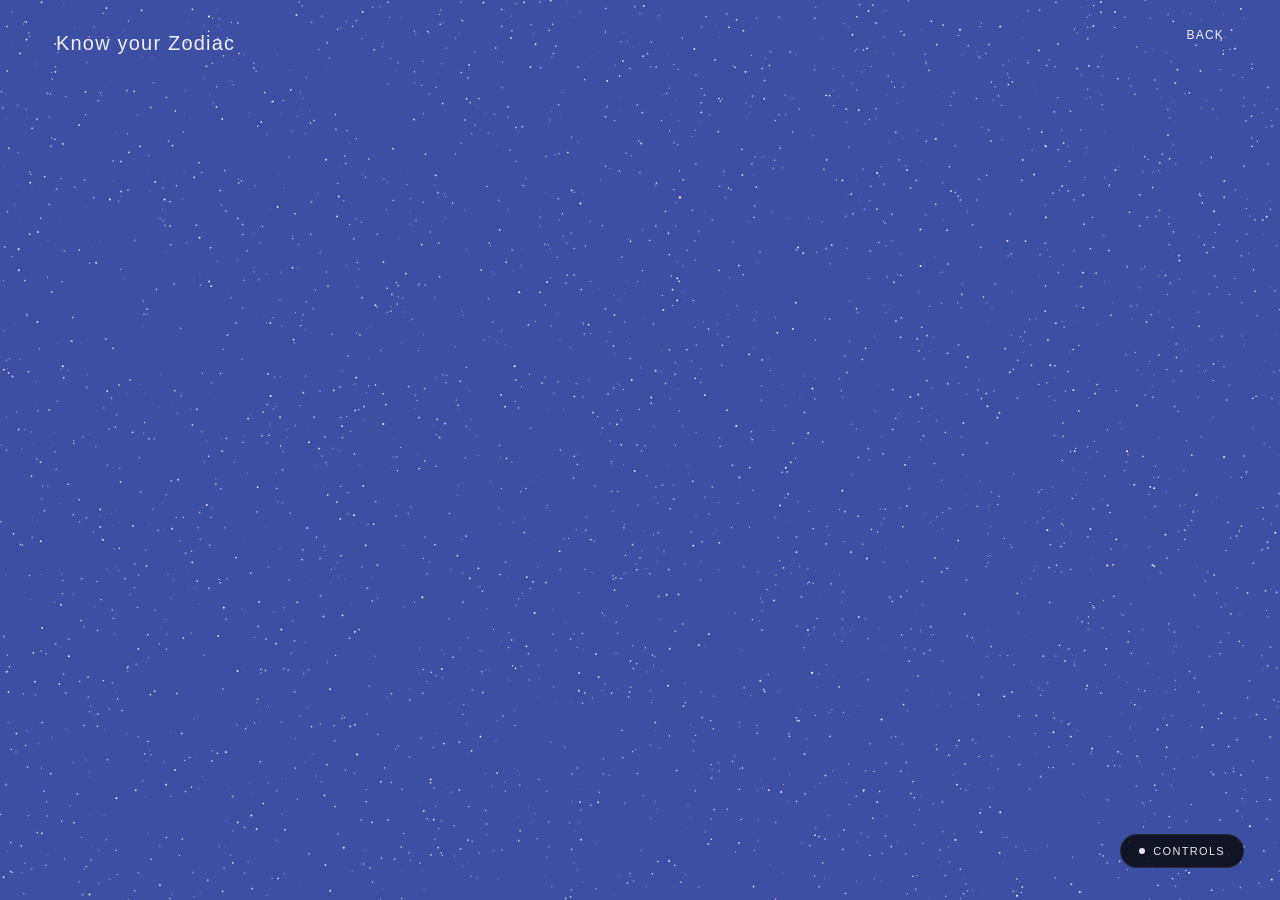
<file: posters.html>
<!DOCTYPE html>
<html lang="en">
<head>
<meta charset="UTF-8">
<meta name="viewport" content="width=device-width, initial-scale=1.0">
<title>Know your Zodiac</title>
<link rel="stylesheet" href="css/style.css">
<link rel="preconnect" href="https://fonts.googleapis.com">
<link href="https://fonts.googleapis.com/css2?family=DM+Mono:wght@300;400;500&family=Syne:wght@400;500;600;700;800&display=swap" rel="stylesheet">

<style>
</style>
</head>
<body>

<!-- Background sparkle canvas -->
<canvas id="bgCanvas"></canvas>

<!-- Navbar -->
<nav class="navbar">
  <div class="wordmark">Know your Zodiac</div>
  <ul class="nav-links">
    <li><a href="index.html" class="active">Back</a></li>
  </ul>
  <button class="nav-hamburger" id="navHamburger" aria-label="Open menu">
    <span></span>
    <span></span>
    <span></span>
  </button>
</nav>

<!-- Mobile nav drawer -->
<div class="nav-drawer" id="navDrawer">
  <button class="nav-drawer-close" id="navDrawerClose" aria-label="Close menu">✕</button>
  <a href="index.html" onclick="closeDrawer()">Back</a>
</div>

<script>
  const hamburger = document.getElementById('navHamburger');
  const drawer    = document.getElementById('navDrawer');
  const drawerClose = document.getElementById('navDrawerClose');

  function openDrawer() {
    drawer.classList.add('open');
    hamburger.classList.add('open');
    document.body.style.overflow = 'hidden';
  }
  function closeDrawer() {
    drawer.classList.remove('open');
    hamburger.classList.remove('open');
    document.body.style.overflow = '';
  }

  hamburger.addEventListener('click', openDrawer);
  drawerClose.addEventListener('click', closeDrawer);
  drawer.addEventListener('click', e => { if (e.target === drawer) closeDrawer(); });
</script>

<!-- Sparkle controls panel -->
<div class="panel hidden" id="panel">
  <div class="panel-header">
    <span class="panel-title">Controls</span>
    <button class="panel-reset" id="reset-btn">Reset</button>
  </div>
  <div class="panel-body">
    <div class="section-label">Particles</div>
    <div class="control">
      <div class="control-row">
        <span class="control-label">Density</span>
        <span class="control-value" id="density-val">0.5</span>
      </div>
      <input type="range" id="density" min="0.1" max="1" step="0.05" value="0.5">
    </div>
    <div class="control">
      <div class="control-row">
        <span class="control-label">Speed</span>
        <span class="control-value" id="speed-val">0.5</span>
      </div>
      <input type="range" id="speed" min="0" max="1" step="0.05" value="0.5">
    </div>
    <div class="control">
      <div class="control-row">
        <span class="control-label">Flicker</span>
        <span class="control-value" id="flicker-val">0.5</span>
      </div>
      <input type="range" id="flicker" min="0.1" max="1" step="0.05" value="0.5">
    </div>
    <div class="divider"></div>
    <div class="section-label">Size</div>
    <div class="control">
      <div class="control-row">
        <span class="control-label">Min size</span>
        <span class="control-value" id="minsize-val">0.5px</span>
      </div>
      <input type="range" id="minsize" min="0.5" max="5" step="0.5" value="0.5">
    </div>
    <div class="control">
      <div class="control-row">
        <span class="control-label">Max size</span>
        <span class="control-value" id="maxsize-val">1px</span>
      </div>
      <input type="range" id="maxsize" min="0.5" max="15" step="0.5" value="1">
    </div>
    <div class="divider"></div>
    <div class="section-label">Color</div>
    <div class="color-row">
      <div class="color-control">
        <span class="color-label">Sparkle</span>
        <div class="color-swatch-wrap">
          <input type="color" id="pcolor" value="#FFFBF0">
        </div>
      </div>
      <div class="color-control">
        <span class="color-label">Background</span>
        <div class="color-swatch-wrap">
          <input type="color" id="bgcolor" value="#3D4FA2">
        </div>
      </div>
    </div>
  </div>
</div>

<button class="toggle-btn" id="toggle-btn">
  <span class="dot"></span>
  Controls
</button>

<script>
/* ═══════════════════════════════════════════
   SPARKLE BACKGROUND
═══════════════════════════════════════════ */
(function () {
  const canvas = document.getElementById('bgCanvas');
  const ctx = canvas.getContext('2d');

  const VELOCITY_SCALE = 0.08;
  const DEFAULTS = {
    density: 0.5, speed: 0.5, flicker: 0.5,
    minSize: 0.5, maxSize: 1,
    particleColor: '#FFFBF0', background: '#3D4FA2'
  };

  let config = { ...DEFAULTS };
  let particles = [];
  let shootingStars = [];
  let rafId = null;
  let lastTime = 0;
  let shootingStarTimer = 0;

  function parseHex(hex) {
    return {
      r: parseInt(hex.slice(1,3),16)/255,
      g: parseInt(hex.slice(3,5),16)/255,
      b: parseInt(hex.slice(5,7),16)/255
    };
  }

  function mapDensity(ui) {
    const t = (Math.max(0.1, Math.min(1, ui)) - 0.1) / 0.9;
    return 5 + t * 55;
  }

  function mapFlicker(ui) {
    const t = (Math.max(0.1, Math.min(1, ui)) - 0.1) / 0.9;
    return 0.5 + t * 11.5;
  }

  function initParticles() {
    const w = canvas.width / (window.devicePixelRatio || 1);
    const h = canvas.height / (window.devicePixelRatio || 1);
    const count = Math.floor((w * h) / 10000 * mapDensity(config.density));
    const vm = config.speed * VELOCITY_SCALE;
    particles = Array.from({ length: count }, () => ({
      x: Math.random() * w,
      y: Math.random() * h,
      vx: (Math.random() - 0.5) * vm,
      vy: (Math.random() - 0.5) * vm,
      size: config.minSize + Math.random() * Math.max(0, config.maxSize - config.minSize),
      opacity: Math.random(),
      opacityVel: (Math.random() - 0.5) * 0.04
    }));
  }

  function spawnShootingStar(w, h) {
    const angle = (Math.PI / 6) + Math.random() * (Math.PI / 6);
    const speed = 6 + Math.random() * 6;
    const length = 80 + Math.random() * 140;
    let x, y;
    if (Math.random() < 0.6) { x = Math.random() * w * 0.85; y = -10; }
    else { x = -10; y = Math.random() * h * 0.45; }
    shootingStars.push({ x, y, vx: Math.cos(angle) * speed, vy: Math.sin(angle) * speed,
      length, opacity: 0, life: 0, maxLife: 55 + Math.random() * 40, headSize: 1.2 + Math.random() * 1.2 });
  }

  function drawShootingStar(s, pc) {
    const angle = Math.atan2(s.vy, s.vx);
    const tailX = s.x - Math.cos(angle) * s.length * s.opacity;
    const tailY = s.y - Math.sin(angle) * s.length * s.opacity;
    const grad = ctx.createLinearGradient(tailX, tailY, s.x, s.y);
    const c = `${Math.round(pc.r*255)},${Math.round(pc.g*255)},${Math.round(pc.b*255)}`;
    grad.addColorStop(0, `rgba(${c},0)`);
    grad.addColorStop(0.6, `rgba(${c},${s.opacity * 0.45})`);
    grad.addColorStop(1, `rgba(${c},${s.opacity})`);
    ctx.save();
    ctx.globalAlpha = 1;
    ctx.strokeStyle = grad;
    ctx.lineWidth = 1.5;
    ctx.lineCap = 'round';
    ctx.beginPath();
    ctx.moveTo(tailX, tailY);
    ctx.lineTo(s.x, s.y);
    ctx.stroke();
    const glow = ctx.createRadialGradient(s.x, s.y, 0, s.x, s.y, s.headSize * 3);
    glow.addColorStop(0, `rgba(${c},${s.opacity})`);
    glow.addColorStop(1, `rgba(${c},0)`);
    ctx.globalAlpha = s.opacity;
    ctx.fillStyle = glow;
    ctx.beginPath();
    ctx.arc(s.x, s.y, s.headSize * 3, 0, Math.PI * 2);
    ctx.fill();
    ctx.fillStyle = `rgb(${c})`;
    ctx.beginPath();
    ctx.arc(s.x, s.y, s.headSize, 0, Math.PI * 2);
    ctx.fill();
    ctx.restore();
  }

  function resize() {
    const dpr = window.devicePixelRatio || 1;
    canvas.width = window.innerWidth * dpr;
    canvas.height = window.innerHeight * dpr;
    canvas.style.width = window.innerWidth + 'px';
    canvas.style.height = window.innerHeight + 'px';
    ctx.scale(dpr, dpr);
    initParticles();
  }

  function animate(now) {
    const dt = lastTime === 0 ? 1 : Math.min((now - lastTime) / 16.67, 3);
    lastTime = now;
    const w = canvas.width / (window.devicePixelRatio || 1);
    const h = canvas.height / (window.devicePixelRatio || 1);
    const bg = parseHex(config.background);
    const pc = parseHex(config.particleColor);
    const flicker = mapFlicker(config.flicker);
    ctx.clearRect(0, 0, w, h);
    ctx.fillStyle = `rgb(${Math.round(bg.r*255)},${Math.round(bg.g*255)},${Math.round(bg.b*255)})`;
    ctx.fillRect(0, 0, w, h);
    ctx.fillStyle = `rgb(${Math.round(pc.r*255)},${Math.round(pc.g*255)},${Math.round(pc.b*255)})`;
    for (const p of particles) {
      p.x += p.vx * dt; p.y += p.vy * dt;
      if (p.x < 0) p.x = w; else if (p.x > w) p.x = 0;
      if (p.y < 0) p.y = h; else if (p.y > h) p.y = 0;
      p.opacity += p.opacityVel * flicker * 0.5 * dt;
      if (p.opacity <= 0.1) { p.opacity = 0.1; p.opacityVel = Math.abs(p.opacityVel); }
      else if (p.opacity >= 1) { p.opacity = 1; p.opacityVel = -Math.abs(p.opacityVel); }
      ctx.globalAlpha = p.opacity;
      ctx.beginPath();
      ctx.arc(p.x, p.y, p.size, 0, Math.PI * 2);
      ctx.fill();
    }
    ctx.globalAlpha = 1;
    shootingStarTimer += dt;
    if (shootingStarTimer > 200 + Math.random() * 260) {
      shootingStarTimer = 0;
      spawnShootingStar(w, h);
      if (Math.random() < 0.3) setTimeout(() => spawnShootingStar(w, h), 350 + Math.random() * 500);
    }
    for (let i = shootingStars.length - 1; i >= 0; i--) {
      const s = shootingStars[i];
      s.x += s.vx * dt; s.y += s.vy * dt; s.life += dt;
      const progress = s.life / s.maxLife;
      if (progress < 0.15) s.opacity = progress / 0.15;
      else if (progress < 0.72) s.opacity = 1;
      else s.opacity = 1 - (progress - 0.72) / 0.28;
      s.opacity = Math.max(0, Math.min(1, s.opacity));
      if (s.life >= s.maxLife || s.x > w + 150 || s.y > h + 150) { shootingStars.splice(i, 1); continue; }
      drawShootingStar(s, pc);
    }
    rafId = requestAnimationFrame(animate);
  }

  function start() {
    if (rafId) cancelAnimationFrame(rafId);
    lastTime = 0;
    rafId = requestAnimationFrame(animate);
  }

  function bindRange(id, key, labelId, suffix = '') {
    const el = document.getElementById(id);
    const lbl = document.getElementById(labelId);
    el.addEventListener('input', () => {
      const v = parseFloat(el.value);
      config[key] = v;
      lbl.textContent = v + suffix;
      if (key === 'density') initParticles();
      else if (key === 'speed') {
        const vm = v * VELOCITY_SCALE;
        particles.forEach(p => { p.vx = (Math.random()-0.5)*vm; p.vy = (Math.random()-0.5)*vm; });
      } else if (key === 'minSize' || key === 'maxSize') {
        particles.forEach(p => { p.size = config.minSize + Math.random()*Math.max(0, config.maxSize-config.minSize); });
      }
    });
  }

  bindRange('density','density','density-val');
  bindRange('speed','speed','speed-val');
  bindRange('flicker','flicker','flicker-val');
  bindRange('minsize','minSize','minsize-val','px');
  bindRange('maxsize','maxSize','maxsize-val','px');

  document.getElementById('pcolor').addEventListener('input', e => { config.particleColor = e.target.value; });
  document.getElementById('bgcolor').addEventListener('input', e => { config.background = e.target.value; });

  document.getElementById('reset-btn').addEventListener('click', () => {
    config = { ...DEFAULTS };
    ['density','speed','flicker','minsize','maxsize'].forEach(id => {
      const keyMap = {density:'density',speed:'speed',flicker:'flicker',minsize:'minSize',maxsize:'maxSize'};
      document.getElementById(id).value = DEFAULTS[keyMap[id]];
    });
    document.getElementById('density-val').textContent = DEFAULTS.density;
    document.getElementById('speed-val').textContent = DEFAULTS.speed;
    document.getElementById('flicker-val').textContent = DEFAULTS.flicker;
    document.getElementById('minsize-val').textContent = DEFAULTS.minSize + 'px';
    document.getElementById('maxsize-val').textContent = DEFAULTS.maxSize + 'px';
    document.getElementById('pcolor').value = DEFAULTS.particleColor;
    document.getElementById('bgcolor').value = DEFAULTS.background;
    initParticles();
  });

  const panel = document.getElementById('panel');
  const toggleBtn = document.getElementById('toggle-btn');
  let panelOpen = false; // starts closed
  toggleBtn.addEventListener('click', () => {
    panelOpen = !panelOpen;
    panel.classList.toggle('hidden', !panelOpen);
    toggleBtn.querySelector('.dot').style.animationPlayState = panelOpen ? 'running' : 'paused';
  });

  window.addEventListener('resize', resize);
  resize();
  start();
})();

</script>
</body>
</html>
</file>
<file: css/style.css>
@font-face {
  font-family: 'NyghtSerif';
  src: local('css/NyghtSerif-Regular');
  font-weight: 300;
  font-style: normal;
}

*, *::before, *::after { box-sizing: border-box; margin: 0; padding: 0; }

:root {
  --panel-bg: rgba(8, 8, 10, 0.82);
  --panel-border: rgba(255,255,255,0.08);
  --panel-border-hover: rgba(255,255,255,0.18);
  --text-primary: rgba(255,255,255,0.92);
  --text-muted: rgba(255,255,255,0.38);
  --text-dim: rgba(255,255,255,0.55);
  --accent: #e8e0ff;
  --track-bg: rgba(255,255,255,0.1);
  --thumb-color: #ffffff;
  --radius: 14px;
  --radius-sm: 8px;
}

html, body {
  width: 100%; height: 100%;
  overflow: hidden;
  background: #3D4FA2;
  font-family: 'Helvetica Neue', Helvetica, Arial, sans-serif;
}

canvas#bgCanvas {
  position: fixed;
  inset: 0;
  width: 100%;
  height: 100%;
  display: block;
  z-index: 0;
}

/* ── Layout ── */
.app {
  position: fixed;
  inset: 0;
  display: flex;
  z-index: 5;
  pointer-events: none;
}

.left-col {
  width: 500px;
  flex-shrink: 0;
  display: flex;
  flex-direction: column;
  justify-content: flex-start;
  padding: 100px 56px 60px;
  pointer-events: none;
  overflow-y: auto;
  max-height: 100vh;
  scrollbar-width: none;
}
.left-col::-webkit-scrollbar { display: none; }

.right-col {
  flex: 1;
  display: flex;
  flex-direction: column;
  align-items: center;
  justify-content: center;
  gap: 14px;
  pointer-events: none;
}

/* ── Wordmark ── */
.wordmark {
  position: fixed;
  top: 32px;
  left: 56px;
  font-size: 20px;
  font-weight: 5300;
  letter-spacing: 0.06em;
  color: var(--text-primary);
  font-family: 'Helvetica Neue', Helvetica, Arial, sans-serif;
  font-weight: 400;
  user-select: none;
  z-index: 10;
  pointer-events: none;
}
.wordmark .star { color: var(--accent); margin-right: 6px; }

/* ── Left content ── */
.left-content {
  pointer-events: all;
  width: 100%;
}

.hero-sub {
  font-size: 15px;
  font-weight: 400;
  color: var(--text-dim);
  line-height: 1.55;
  margin-bottom: 36px;
  max-width: 380px;
}

/* ── Birth input card ── */
.birth-card {
  background: rgba(255,255,255,0.55);
  opacity: 75%;
  border: 1px solid var(--panel-border);
  border-radius: var(--radius);
  backdrop-filter: blur(24px);
  -webkit-backdrop-filter: blur(24px);
  padding: 28px;
  max-width: 420px;
}

.birth-card-label {
  font-size: 10px;
  font-weight: 400;
  letter-spacing: 0.16em;
  text-transform: uppercase;
  color: rgba(10,10,20,0.55);
  margin-bottom: 16px;
  font-family: 'Helvetica Neue', Helvetica, Arial, sans-serif;
}

.birth-inputs {
  display: flex;
  gap: 10px;
  margin-bottom: 16px;
}

.birth-inputs select {
  flex: 1;
  background: rgba(0,0,0,0.06);
  border: 1px solid rgba(0,0,0,0.15);
  border-radius: var(--radius-sm);
  color: rgba(10,10,20,0.85);
  font-family: 'Helvetica Neue', Helvetica, Arial, sans-serif;
  font-size: 14px;
  font-weight: 400;
  padding: 10px 12px;
  outline: none;
  cursor: pointer;
  transition: border-color 0.2s, background 0.2s;
  appearance: none;
  -webkit-appearance: none;
  background-image: url("data:image/svg+xml,%3Csvg xmlns='http://www.w3.org/2000/svg' width='10' height='6' viewBox='0 0 10 6'%3E%3Cpath d='M1 1l4 4 4-4' stroke='rgba(0,0,0,0.35)' stroke-width='1.5' fill='none' stroke-linecap='round' stroke-linejoin='round'/%3E%3C/svg%3E");
  background-repeat: no-repeat;
  background-position: right 10px center;
  padding-right: 28px;
}
.birth-inputs select:hover {
  border-color: rgba(0,0,0,0.25);
  background-color: rgba(0,0,0,0.08);
}
.birth-inputs select option {
  background: #1a1a2e;
  color: var(--text-primary);
}

.reveal-btn {
  width: 100%;
  padding: 13px;
  background: rgba(10,10,30,0.12);
  border: 1px solid rgba(10,10,30,0.2);
  border-radius: var(--radius-sm);
  color: rgba(10,10,30,0.75);
  font-family: 'Helvetica Neue', Helvetica, Arial, sans-serif;
  font-size: 13px;
  font-weight: 400;
  letter-spacing: 0.12em;
  text-transform: uppercase;
  cursor: pointer;
  transition: background 0.2s, border-color 0.2s, transform 0.15s;
}
.reveal-btn:hover {
  background: rgba(10,10,30,0.2);
  border-color: rgba(232, 224, 255, 0.45);
  transform: translateY(-1px);
}
.reveal-btn:active { transform: translateY(0); }

/* ── Result card ── */
.result-card {
  background: rgba(255,255,255,0.55);
  opacity: 85%;
  border: 1px solid var(--panel-border);
  border-radius: var(--radius);
  backdrop-filter: blur(24px);
  -webkit-backdrop-filter: blur(24px);
  padding: 20px 24px;
  max-width: 420px;
  width: 100%;
  display: none;
  margin-top: 12px;
}
.result-card.visible { display: block; }

.result-row {
  display: flex;
  align-items: center;
  gap: 14px;
  padding: 10px 0;
}
.result-row + .result-row {
  border-top: 1px solid rgba(10,10,20,0.55);
}
.result-emoji {
  font-size: 28px;
  line-height: 1;
  flex-shrink: 0;
}
.result-info { flex: 1; }
.result-type {
  font-size: 10px;
  font-weight: 400;
  letter-spacing: 0.14em;
  text-transform: uppercase;
  color: rgba(10,10,20,0.55);
  margin-bottom: 3px;
}
.result-name {
  font-size: 18px;
  font-weight: 400;
  color: rgba(0, 0, 0, 0.55);
  letter-spacing: 0.01em;
}
.result-dates {
  font-size: 11px;
  color: rgba(10,10,20,0.55);
  margin-top: 2px;
}

/* ── Right: Zodiac canvas ── */
.zodiac-wrap {
  pointer-events: all;
  display: flex;
  flex-direction: column;
  align-items: center;
  gap: 14px;
}

#zodiacCanvas {
  display: block;
  cursor: pointer;
}

.zodiac-caption {
  font-size: 11px;
  font-weight: 400;
  letter-spacing: 0.08em;
  text-transform: uppercase;
  color: var(--text-muted);
  text-align: center;
  line-height: 1.7;
  font-family: 'Helvetica Neue', Helvetica, Arial, sans-serif;
}

/* ── Tooltip ── */
.tooltip {
  position: fixed;
  background: var(--panel-bg);
  border: 1px solid var(--panel-border);
  border-radius: var(--radius-sm);
  backdrop-filter: blur(20px);
  -webkit-backdrop-filter: blur(20px);
  padding: 10px 14px;
  pointer-events: none;
  opacity: 0;
  transition: opacity 0.15s;
  z-index: 100;
  max-width: 200px;
}
.tooltip.visible { opacity: 1; }
.tooltip-sign {
  font-size: 18px;
  margin-bottom: 4px;
}
.tooltip-name {
  font-size: 13px;
  font-weight: 400;
  color: var(--text-primary);
  margin-bottom: 2px;
}
.tooltip-desc {
  font-size: 11px;
  color: var(--text-muted);
  line-height: 1.5;
}

/* ── Reset link ── */
.reset-link {
  display: block;
  margin-top: 12px;
  font-size: 12px;
  font-family: 'Helvetica Neue', Helvetica, Arial, sans-serif;
  color: rgba(10,10,30,0.45);
  text-decoration: underline;
  text-underline-offset: 3px;
  cursor: pointer;
  background: none;
  border: none;
  padding: 0;
  letter-spacing: 0.06em;
  transition: color 0.2s;
  text-align: center;
  width: 100%;
}
.reset-link:hover { color: rgba(10,10,30,0.7); }

/* ── Combined reading card ── */
.combined-card {
  background: rgba(255,255,255,0.55);
  opacity: 85%;
  border: 1px solid var(--panel-border);
  border-radius: var(--radius);
  backdrop-filter: blur(24px);
  -webkit-backdrop-filter: blur(24px);
  padding: 20px 24px;
  max-width: 420px;
  width: 100%;
  display: none;
  margin-top: 12px;
}
.combined-card.visible { display: block; }
.combined-section-label {
  font-size: 9px;
  font-weight: 400;
  letter-spacing: 0.18em;
  text-transform: uppercase;
  color: rgba(10,10,20,0.55);
  margin-bottom: 9px;
  font-family: 'Helvetica Neue', Helvetica, Arial, sans-serif;
}
.combined-tags {
  display: flex;
  flex-wrap: wrap;
  gap: 7px;
  margin-bottom: 14px;
}
.combined-tag {
  font-size: 11px;
  font-family: 'Helvetica Neue', Helvetica, Arial, sans-serif;
  color: rgba(10,10,20,0.55);
  background: rgba(255,255,255,0.06);
  border: 1px solid rgba(10,10,20,0.55);
  border-radius: 100px;
  padding: 4px 12px;
}
.combined-divider {
  height: 1px;
  background: rgba(10,10,20,0.55);
  margin: 0 0 14px;
}
.combined-lucky {
  display: flex;
  gap: 20px;
  margin-bottom: 14px;
}
.combined-lucky-group { flex: 1; }
.combined-lucky-items {
  display: flex;
  flex-wrap: wrap;
  gap: 6px;
  margin-top: 6px;
}
.combined-fortune {
  font-size: 12px;
  font-family: 'Helvetica Neue', Helvetica, Arial, sans-serif;
  color: rgba(10,10,20,0.55);
  line-height: 1.75;
  font-style: italic;
}

/* ── Sign detail panel ── */
.sign-panel-overlay {
  position: fixed;
  inset: 0;
  z-index: 50;
  pointer-events: none;
  display: block;
  opacity: 0;
  transition: opacity 0.22s ease, background 0.22s ease;
}
.sign-panel-overlay.visible {
  pointer-events: all;
  opacity: 1;
}

.sign-panel {
  position: fixed;
  top: 50%;
  right: 40px;
  transform: translateY(-50%) translateX(20px);
  width: 300px;
  background: var(--panel-bg);
  border: 1px solid var(--panel-border);
  border-radius: var(--radius);
  backdrop-filter: blur(28px);
  -webkit-backdrop-filter: blur(28px);
  z-index: 51;
  pointer-events: none;
  opacity: 0;
  transition: opacity 0.22s ease, transform 0.22s ease;
  overflow: hidden;
}
.sign-panel.visible {
  pointer-events: all;
  opacity: 1;
  transform: translateY(-50%) translateX(0);
}

.sign-panel-header {
  padding: 20px 20px 14px;
  display: flex;
  align-items: flex-start;
  justify-content: space-between;
  gap: 12px;
}
.sign-panel-icon { font-size: 36px; line-height: 1; flex-shrink: 0; }
.sign-panel-meta { flex: 1; }
.sign-panel-type {
  font-size: 9px;
  letter-spacing: 0.18em;
  text-transform: uppercase;
  color: var(--text-muted);
  margin-bottom: 3px;
  font-family: 'Helvetica Neue', Helvetica, Arial, sans-serif;
}
.sign-panel-name {
  font-size: 20px;
  font-weight: 600;
  color: var(--text-primary);
  font-family: 'Helvetica Neue', Helvetica, Arial, sans-serif;
  line-height: 1.1;
}
.sign-panel-sub {
  font-size: 11px;
  color: var(--text-muted);
  margin-top: 5px;
  font-family: 'Helvetica Neue', Helvetica, Arial, sans-serif;
}
.sign-panel-close {
  background: none;
  border: none;
  color: var(--text-muted);
  font-size: 18px;
  cursor: pointer;
  padding: 0;
  line-height: 1;
  flex-shrink: 0;
  transition: color 0.15s;
  font-family: 'Helvetica Neue', Helvetica, Arial, sans-serif;
}
.sign-panel-close:hover { color: var(--text-primary); }

.sign-panel-body {
  padding: 10px 20px 20px;
  display: flex;
  flex-direction: column;
  gap: 14px;
}
.sign-panel-divider {
  height: 1px;
  background: var(--panel-border);
  margin: 0 -20px;
}
.sign-panel-section-label {
  font-size: 9px;
  letter-spacing: 0.18em;
  text-transform: uppercase;
  color: var(--text-muted);
  margin-bottom: 8px;
  font-family: 'Helvetica Neue', Helvetica, Arial, sans-serif;
}
.sign-panel-tags {
  display: flex;
  flex-wrap: wrap;
  gap: 6px;
}
.sign-panel-tag {
  font-size: 11px;
  font-family: 'Helvetica Neue', Helvetica, Arial, sans-serif;
  color: var(--text-dim);
  background: rgba(255,255,255,0.06);
  border: 1px solid var(--panel-border);
  border-radius: 100px;
  padding: 3px 10px;
}
.sign-panel-attr-row {
  display: flex;
  flex-direction: column;
  gap: 7px;
}
.sign-panel-attr {
  display: flex;
  align-items: center;
  gap: 8px;
}
.sign-panel-attr-label {
  font-size: 11px;
  font-family: 'Helvetica Neue', Helvetica, Arial, sans-serif;
  color: var(--text-muted);
  width: 90px;
  flex-shrink: 0;
}
.sign-panel-attr-bar-wrap {
  flex: 1;
  height: 3px;
  background: rgba(255,255,255,0.08);
  border-radius: 2px;
  overflow: hidden;
}
.sign-panel-attr-bar {
  height: 100%;
  background: rgba(232,224,255,0.55);
  border-radius: 2px;
  transition: width 0.6s ease;
}
.sign-panel-lucky {
  display: flex;
  gap: 14px;
}
.sign-panel-lucky-group { flex: 1; }
.sign-panel-lucky-items {
  display: flex;
  flex-wrap: wrap;
  gap: 5px;
  margin-top: 6px;
}
.sign-panel-fortune {
  font-size: 12px;
  font-family: 'Helvetica Neue', Helvetica, Arial, sans-serif;
  color: var(--text-dim);
  line-height: 1.7;
  font-style: italic;
}

/* ── Navbar ── */
.navbar {
  position: fixed;
  top: 0;
  left: 0;
  right: 0;
  height: 68px;
  display: flex;
  align-items: center;
  justify-content: flex-end;
  padding: 0 56px;
  z-index: 15;
  pointer-events: none;
}

.nav-links {
  display: flex;
  align-items: center;
  gap: 32px;
  list-style: none;
  pointer-events: all;
}

.nav-links a {
  font-family: 'Helvetica Neue', Helvetica, Arial, sans-serif;
  font-size: 12px;
  font-weight: 400;
  letter-spacing: 0.1em;
  text-transform: uppercase;
  color: var(--text-dim);
  text-decoration: none;
  transition: color 0.2s;
}
.nav-links a:hover { color: var(--text-primary); }
.nav-links a.active { color: var(--text-primary); }

/* Hamburger button — hidden on desktop */
.nav-hamburger {
  display: none;
  flex-direction: column;
  justify-content: center;
  gap: 5px;
  width: 36px;
  height: 36px;
  background: none;
  border: none;
  cursor: pointer;
  padding: 4px;
  pointer-events: all;
  z-index: 201;
}
.nav-hamburger span {
  display: block;
  width: 22px;
  height: 1.5px;
  background: var(--text-dim);
  border-radius: 2px;
  transition: all 0.25s ease;
  transform-origin: center;
}
/* Hamburger → X when open */
.nav-hamburger.open span:nth-child(1) { transform: translateY(6.5px) rotate(45deg); }
.nav-hamburger.open span:nth-child(2) { opacity: 0; transform: scaleX(0); }
.nav-hamburger.open span:nth-child(3) { transform: translateY(-6.5px) rotate(-45deg); }

/* Mobile nav drawer */
.nav-drawer {
  display: none;
  position: fixed;
  top: 0;
  left: 0;
  right: 0;
  bottom: 0;
  background: rgba(61, 79, 162, 0.96);
  backdrop-filter: blur(20px);
  -webkit-backdrop-filter: blur(20px);
  z-index: 200;
  flex-direction: column;
  align-items: center;
  justify-content: center;
  gap: 40px;
  pointer-events: all;
  opacity: 0;
  transition: opacity 0.25s ease;
}
.nav-drawer.open {
  display: flex;
  opacity: 1;
}
.nav-drawer a {
  font-family: 'Helvetica Neue', Helvetica, Arial, sans-serif;
  font-size: 22px;
  font-weight: 400;
  letter-spacing: 0.08em;
  text-transform: uppercase;
  color: var(--text-primary);
  text-decoration: none;
  transition: color 0.2s, transform 0.2s;
}
.nav-drawer a:hover { color: var(--accent); transform: translateX(4px); }
.nav-drawer-close {
  position: absolute;
  top: 24px;
  right: 20px;
  background: none;
  border: none;
  color: var(--text-dim);
  font-size: 22px;
  cursor: pointer;
  padding: 8px;
  line-height: 1;
  pointer-events: all;
}

@media (max-width: 768px) {
  .navbar {
    padding: 0 20px;
    height: 60px;
  }
  .nav-links { display: none; }
  .nav-hamburger { display: flex; }
}

/* ── Toggle button ── */
.toggle-btn {
  position: fixed;
  bottom: 32px;
  right: 36px;
  z-index: 20;
  background: var(--panel-bg);
  border: 1px solid var(--panel-border);
  color: var(--text-primary);
  font-family: 'Helvetica Neue', Helvetica, Arial, sans-serif;
  font-size: 11px;
  letter-spacing: 0.12em;
  text-transform: uppercase;
  padding: 10px 18px;
  border-radius: 100px;
  cursor: pointer;
  backdrop-filter: blur(20px);
  -webkit-backdrop-filter: blur(20px);
  transition: border-color 0.2s, background 0.2s;
  display: flex;
  align-items: center;
  gap: 8px;
  pointer-events: all;
}
.toggle-btn:hover { border-color: var(--panel-border-hover); }
.toggle-btn .dot {
  width: 6px; height: 6px;
  border-radius: 50%;
  background: var(--accent);
  animation: pulse 2s ease-in-out infinite;
}
@keyframes pulse {
  0%, 100% { opacity: 1; transform: scale(1); }
  50% { opacity: 0.4; transform: scale(0.7); }
}

/* ── Control panel ── */
.panel {
  position: fixed;
  bottom: 84px;
  right: 36px;
  width: 300px;
  background: var(--panel-bg);
  border: 1px solid var(--panel-border);
  border-radius: var(--radius);
  backdrop-filter: blur(24px);
  -webkit-backdrop-filter: blur(24px);
  z-index: 10;
  overflow: hidden;
  transform-origin: bottom right;
  transition: opacity 0.25s ease, transform 0.25s ease;
  pointer-events: all;
}
.panel.hidden {
  opacity: 0;
  transform: scale(0.94) translateY(8px);
  pointer-events: none;
  visibility: hidden;
}

.panel-header {
  padding: 18px 20px 14px;
  border-bottom: 1px solid var(--panel-border);
  display: flex;
  align-items: center;
  justify-content: space-between;
}
.panel-title {
  font-size: 11px;
  font-family: 'Helvetica Neue', Helvetica, Arial, sans-serif;
  font-weight: 400;
  letter-spacing: 0.14em;
  text-transform: uppercase;
  color: var(--text-muted);
}
.panel-reset {
  font-size: 10px;
  font-family: 'Helvetica Neue', Helvetica, Arial, sans-serif;
  letter-spacing: 0.1em;
  text-transform: uppercase;
  color: var(--text-muted);
  background: none;
  border: none;
  cursor: pointer;
  padding: 4px 8px;
  border-radius: 4px;
  transition: color 0.2s, background 0.2s;
}
.panel-reset:hover { color: var(--text-primary); background: rgba(255,255,255,0.06); }

.panel-body { padding: 16px 20px 20px; display: flex; flex-direction: column; gap: 18px; }

.control { display: flex; flex-direction: column; gap: 8px; }

.control-row {
  display: flex;
  justify-content: space-between;
  align-items: baseline;
}
.control-label {
  font-size: 12px;
  font-family: 'Helvetica Neue', Helvetica, Arial, sans-serif;
  color: var(--text-dim);
  letter-spacing: 0.06em;
}
.control-value {
  font-size: 11px;
  font-family: 'Helvetica Neue', Helvetica, Arial, sans-serif;
  color: var(--text-muted);
  min-width: 32px;
  text-align: right;
}

input[type=range] {
  -webkit-appearance: none;
  appearance: none;
  width: 100%;
  height: 2px;
  background: var(--track-bg);
  border-radius: 2px;
  outline: none;
  cursor: pointer;
}
input[type=range]::-webkit-slider-thumb {
  -webkit-appearance: none;
  width: 14px; height: 14px;
  border-radius: 50%;
  background: var(--thumb-color);
  cursor: pointer;
  transition: transform 0.15s;
  box-shadow: 0 0 0 3px rgba(255,255,255,0.08);
}
input[type=range]:hover::-webkit-slider-thumb { transform: scale(1.2); }
input[type=range]::-moz-range-thumb {
  width: 14px; height: 14px;
  border-radius: 50%;
  background: var(--thumb-color);
  border: none;
  cursor: pointer;
}

.color-row {
  display: grid;
  grid-template-columns: 1fr 1fr;
  gap: 10px;
}
.color-control { display: flex; flex-direction: column; gap: 6px; }
.color-label {
  font-size: 11px;
  font-family: 'Helvetica Neue', Helvetica, Arial, sans-serif;
  color: var(--text-muted);
  letter-spacing: 0.06em;
}
.color-swatch-wrap {
  position: relative;
  height: 36px;
  border-radius: var(--radius-sm);
  border: 1px solid var(--panel-border);
  overflow: hidden;
  cursor: pointer;
  transition: border-color 0.2s;
}
.color-swatch-wrap:hover { border-color: var(--panel-border-hover); }
.color-swatch-wrap input[type=color] {
  position: absolute;
  inset: -4px;
  width: calc(100% + 8px);
  height: calc(100% + 8px);
  border: none;
  padding: 0;
  cursor: pointer;
  opacity: 1;
}

.divider {
  height: 1px;
  background: var(--panel-border);
  margin: 0 -20px;
}

.section-label {
  font-size: 10px;
  font-family: 'Helvetica Neue', Helvetica, Arial, sans-serif;
  font-weight: 400;
  color: rgba(255,255,255,0.2);
  letter-spacing: 0.14em;
  text-transform: uppercase;
  margin-bottom: -6px;
}

/* ── Desktop/mobile visibility ── */
.mobile-only  { display: none; }
.desktop-only { display: block; }
/* When result/combined cards have desktop-only but no .visible, keep them hidden */
.result-card.desktop-only   { display: none; }
.combined-card.desktop-only { display: none; }
.result-card.desktop-only.visible   { display: block; }
.combined-card.desktop-only.visible { display: block; }
.mobile-reveal {
  display: none;
  width: 100%;
  max-width: 480px;
  flex-direction: column;
  gap: 12px;
}

/* ══════════════════════════════════════
   RESPONSIVE — tablet & mobile (≤ 768px)
══════════════════════════════════════ */
@media (max-width: 768px) {

  /* Body scrollable on mobile */
  html, body {
    overflow-y: auto;
    overflow-x: hidden;
    height: auto;
    min-height: 100%;
  }

  /* App becomes a scrollable column:
     order: title (wordmark fixed) → hero-sub + birth-card (left-col) → rings (right-col) → results (mobile-reveal) */
  .app {
    position: relative;
    display: flex;
    flex-direction: column;
    align-items: center;
    padding: 88px 20px 120px;
    gap: 32px;
    min-height: 100vh;
  }

  /* Left col full-width, centered — order 1 (after wordmark, before rings) */
  .left-col {
    width: 100%;
    max-width: 560px;
    padding: 0;
    overflow-y: visible;
    max-height: none;
    justify-content: flex-start;
    flex-shrink: unset;
    order: 1;
  }

  .left-content {
    width: 100%;
  }

  .hero-sub {
    font-size: 15px;
    text-align: center;
    max-width: 100%;
    margin-bottom: 20px;
  }

  .birth-card {
    max-width: 100%;
  }

  .birth-inputs {
    flex-wrap: wrap;
  }

  .birth-inputs select {
    flex: 1 1 calc(50% - 5px);
    min-width: 0;
  }

  /* Hide desktop result cards inside left-col on mobile */
  .desktop-only { display: none !important; }

  /* Right col: zodiac rings — order 2 (after input, before results) */
  .right-col {
    order: 2;
    width: 100%;
    max-width: 600px;
    flex: none;
  }

  /* Mobile reveal section — order 3 (after rings) */
  .mobile-reveal {
    display: flex;
    order: 3;
  }

  /* Show mobile-only cards only when .visible */
  .result-card.mobile-only   { display: none; max-width: 100%; margin-top: 0; }
  .combined-card.mobile-only { display: none; max-width: 100%; margin-top: 0; }
  .result-card.mobile-only.visible   { display: block; }
  .combined-card.mobile-only.visible { display: block; }

  /* Wordmark centered on mobile, keep larger */
  .wordmark {
    left: 50%;
    transform: translateX(-50%);
    font-size: 20px;
    top: 18px;
  }

  /* Sign panel: centered modal on mobile instead of side panel */
  .sign-panel {
    position: fixed;
    top: 50%;
    left: 50%;
    right: auto;
    transform: translate(-50%, -40%) scale(0.96);
    width: calc(100vw - 40px);
    max-width: 380px;
    max-height: 80vh;
    overflow-y: auto;
  }
  .sign-panel.visible {
    transform: translate(-50%, -50%) scale(1);
  }

  /* Overlay becomes a dim backdrop on mobile */
  .sign-panel-overlay.visible {
    background: rgba(0,0,0,0.55);
    backdrop-filter: blur(4px);
    -webkit-backdrop-filter: blur(4px);
  }

  /* Tooltip disabled on touch — hide it */
  .tooltip { display: none !important; }

  /* Toggle btn stays fixed bottom-right */
  .toggle-btn {
    position: fixed;
    bottom: 24px;
    right: 20px;
    z-index: 200;
  }

  /* Control panel stays fixed above toggle btn */
  .panel {
    position: fixed;
    bottom: 76px;
    right: 20px;
    width: calc(100vw - 40px);
    max-width: 300px;
    z-index: 199;
  }
}

@media (max-width: 480px) {
  .birth-inputs select {
    flex: 1 1 100%;
  }
}
</file>
